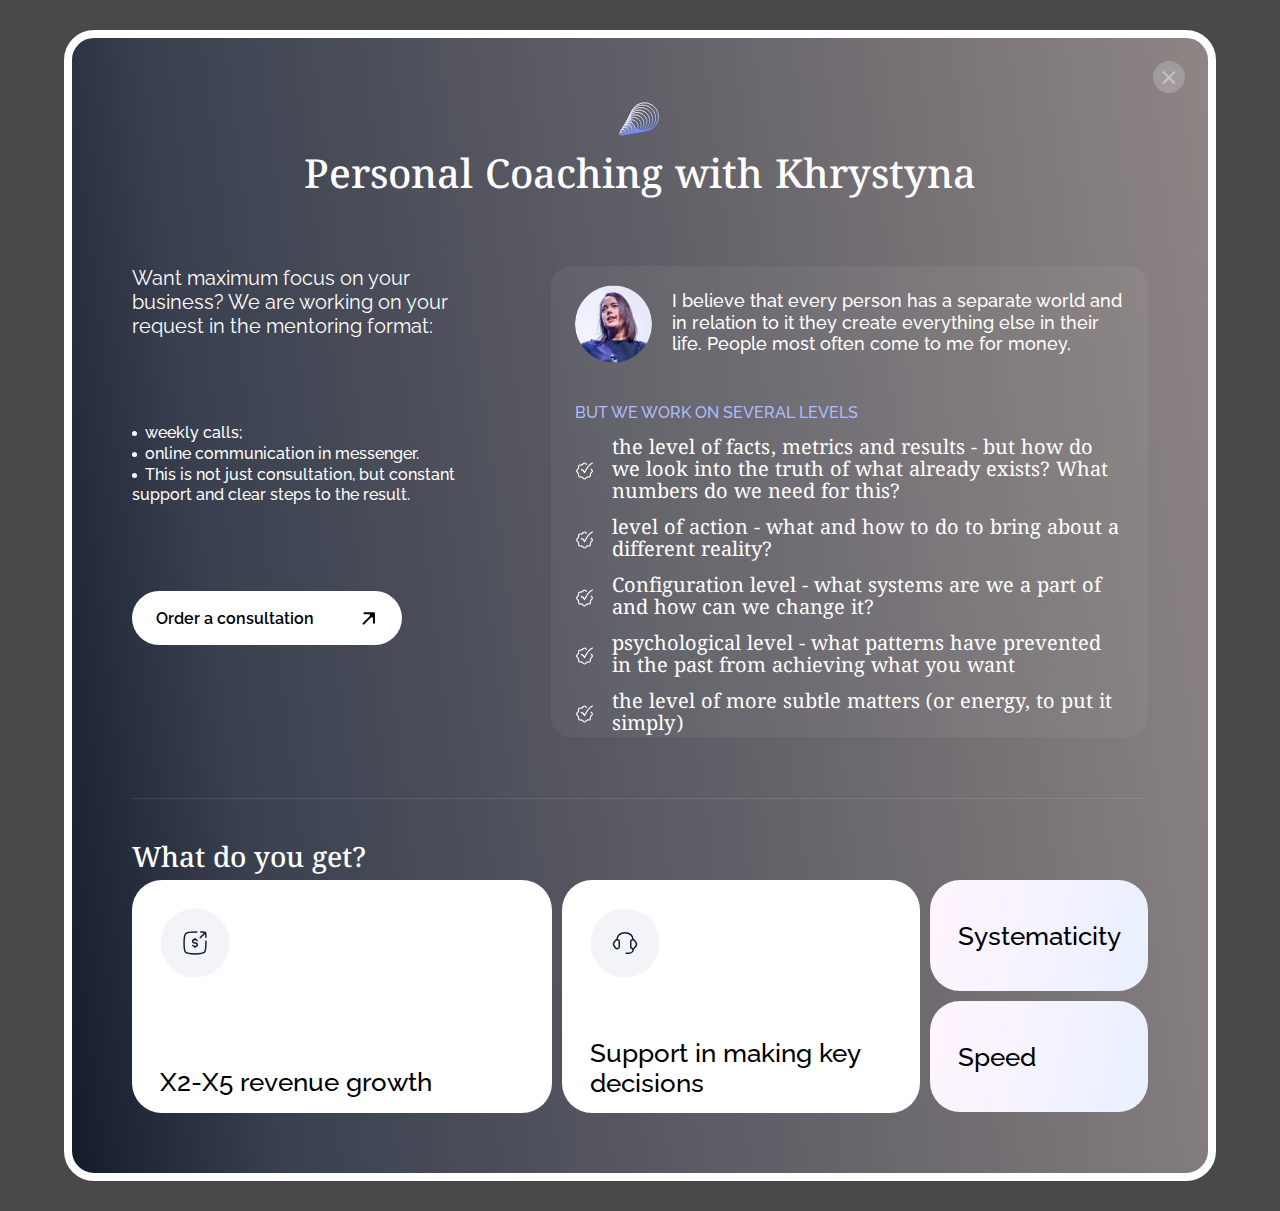
<file: modal-3-en.html>
<!DOCTYPE html>
<html lang="uk">
  <head>
    <meta charset="UTF-8" />
    <meta name="viewport" content="width=device-width, initial-scale=1.0" />
    <title>Personal Coaching with Khrystyna</title>
    <link rel="stylesheet" href="./css/styles.css" />
    <link rel="stylesheet" href="./css/product-modal.css" />
    <script src="./scripts/main.js" type="module" defer></script>
  </head>
  <body>
    <div class="modal-wrapper" id="product-modal">
      <div class="product-modal_3">
            <div class="modal-header" id="modal-header">
              <img
                src="./icons/personal-work.svg"
                alt="Personal Coaching with Khrystyna"
                class="modal-header-icon"
              />
              <h2 class="modal-title">Personal Coaching with Khrystyna</h2>
            </div>
            <a
            href="./home-en.html"
            id="close-modal"
            class="modal-close-btn"
            type="button"
            title="close"
            aria-label="close"
          >
            &times;
            </a>
            <div class="modal-body_3">
              <artcicle class="modal-card-action">
                <h3 class="card-action-title">
                Want maximum focus on your business? 
                 We are working on your request in the mentoring format:
                </h3>
                  <ul class="modal-card-list">
                      <li class="modal-card-text_3">weekly calls;</li>
                      <li class="modal-card-text_3">online communication in messenger.</li>
                      <li class="modal-card-text_3">This is not just consultation, but constant support 
                        and clear steps to the result.</li>
                  </ul>
                  <a 
                  href="#modal-header"
                  class="modal-body-btn_3 open-form-button" 
                  type="button"
                  title="Перейти"
                  aria-label="Перейти">Order a consultation
                  <img class="product-section__button--arrow" src="./icons/black-arrow.svg" alt="arrow"/>
                  </a>
              </artcicle>
              <article class="modal-card-info_3">
                <div class="card-info-container">
                    <img class="card-info-img" src="./images/imodal-image.png" alt="image">
                    <p class="modal-info-text">I believe that every person has a separate world and in relation to it
                        they create everything else in their life. People most often come to me for money, 
                    </p>
                </div>
              <h4 class="card-info-title">but we work on several levels</h4>
              <ul>
                  <li class="card-info-item">
                      <img class="card-info-badge" src="./icons/checkmark-badge-03.svg" alt="icon" />
                      <p class="card-info-text_3">the level of facts, metrics and results - but how do we 
                        look into the truth of what already exists? What numbers do we need for this?</p>
                 </li>
                  <li class="card-info-item">
                      <img class="card-info-badge" src="./icons/checkmark-badge-03.svg" alt="icon" />
                      <p class="card-info-text_3">level of action - what and how to do to bring about a different reality?</p>
                  </li>
                  <li class="card-info-item">
                      <img class="card-info-badge" src="./icons/checkmark-badge-03.svg" alt="icon" />
                      <p class="card-info-text_3">Configuration level - what systems are we a part of 
                        and how can we change it?</p> 
                  </li>
                  <li class="card-info-item">
                      <img class="card-info-badge" src="./icons/checkmark-badge-03.svg" alt="icon" />
                      <p class="card-info-text_3">psychological level - what patterns have prevented
                        in the past from achieving what you want</p>
                  </li>
                  <li class="card-info-item">
                    <img class="card-info-badge" src="./icons/checkmark-badge-03.svg" alt="icon" />
                    <p class="card-info-text_3">the level of more subtle matters (or energy, to put it simply)</p>
                </li>
              </ul>
              </article>
            </div>
            <div class="modal-footer_3">
              <h3 class="modal-footer-title">What do you get?</h3>
             <div class="footer-nav-container_3">
                <div class="modal-footer-advantages">
                  <img src="./icons/footer-advantages-1.svg" alt="icon" class="footer-advantages-img">
                  <p class="footer-advantages-text">X2-X5 revenue growth</p>
                </div>
                <div class="modal-footer-advantages_spec">
                  <img src="./icons/footer-advantages-2.svg" alt="icon" class="footer-advantages-img_spec">
                  <p class="footer-advantages-text">Support in making key decisions</p>
                </div>
                <div class="modal-footer-advantages_mini">
                  <div class="footer-advantages-mini">
                    <p class="footer-advantages-text">Systematicity</p>
                  </div>
                  <div class="footer-advantages-mini">
                    <p class="footer-advantages-text">Speed</p>
                  </div>
                </div>
             </div>  
            </div>
      </div>
    </div>

    <div class="form-wrapper hidden" id="form-wrapper">
        <div class="form-modal">
          <div class="form-img-container">
            <img
              class="form-img"
              src="./images/form-img.png"
              alt="Khrystynas photo"
            />
            <p class="img-container__text">
              On my journey, I missed the current me,<br> 
              who would take my hand and show me<br> how business 
              works and when it succeeds.
            </p>
            <p class="img-container__subtext">
              Khrystyna Didukh /
              <span class="img__subtext-accent">Founder & CEO</span>
            </p>
          </div>
          <div class="consultation-form-container">
            <h2 class="form-title">Order a consultation</h2>
            <p class="form-subtitle">Fill out the form and we will contact you.</p>
    
            <form class="consultation-form" id="consultation-form">
              <div class="form-row">
                <div class="label-input">
                  <label for="first-name">First name</label>
                  <input
                    type="text"
                    id="first-name"
                    name="firstName"
                    placeholder="mail@simmmple.com"
                    required
                  />
                </div>
                <div class="label-input">
                  <label for="last-name">Last name</label>
                  <input
                    type="text"
                    id="last-name"
                    name="lastName"
                    placeholder="Min. 8 characters"
                    required
                  />
                </div>
              </div>
    
              <div class="form-column">
                <div class="label-input">
                  <label for="phone">Phone number</label>
                  <input
                    type="tel"
                    id="phone"
                    name="phone"
                    placeholder="38 (0__) ___ __ __"
                    required
                  />
                </div>
    
                <div class="label-input">
                  <label for="email">Email</label>
                  <input
                    type="email"
                    id="email"
                    name="email"
                    placeholder="mail@simmmple.com"
                    required
                  />
                </div>
              </div>
    
              <h3 class="product-selection-title">Choose a product</h3>
              <div class="product-options">
                <label>
                  <input
                    type="radio"
                    name="product"
                    value="curriculumElements"
                    required
                  />
                  Educational Program "Elements"
                </label>
                <label>
                  <input
                    type="radio"
                    name="product"
                    value="businesConsulting"
                  />
                  Business consulting
                </label>
                <label>
                  <input type="radio" name="product" value="producing&launch" />
                  Production & Launch of Info Products
                </label>
                <label>
                  <input type="radio" name="product" value="personalWork" />
                  Personal Coaching with Khrystyna
                </label>
              </div>
    
              <button type="submit" class="submit-button">
               Order a consultation
                <img
                  src="./icons/black-arrow.svg"
                  alt="icon"
                  class="submit-button-img"
                />
              </button>
            </form>
          </div>
          <button class="close-form" type="button">&times;</button>
        </div>
       </div>
    <script src="./scripts/formToggleModal.js"></script>
    <script src="./scripts/formValidation.js"></script>
  </body>
</html>
</file>
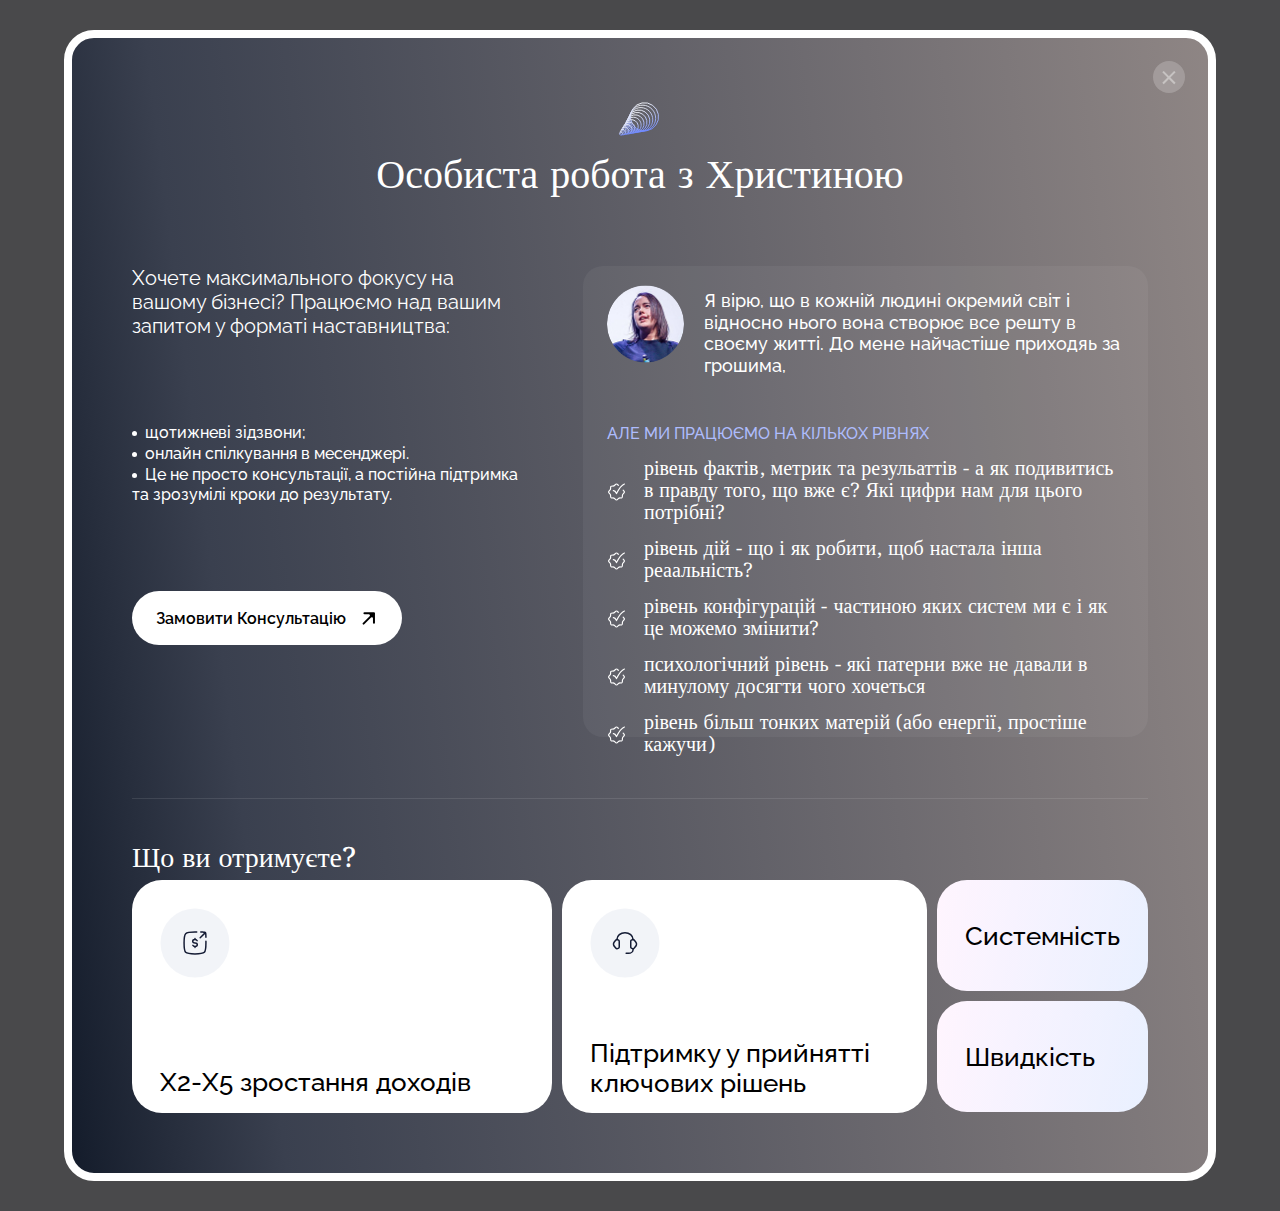
<file: product-modal-3.html>
<!DOCTYPE html>
<html lang="uk">
  <head>
    <meta charset="UTF-8" />
    <meta name="viewport" content="width=device-width, initial-scale=1.0" />
    <title>Особиста робота з Христиною</title>
    <link rel="stylesheet" href="./css/styles.css" />
    <link rel="stylesheet" href="./css/product-modal.css" />
    <script src="./scripts/main.js" type="module" defer></script>
  </head>
  <body>
    <div class="modal-wrapper" id="product-modal">
      <div class="product-modal_3">
            <div class="modal-header" id="modal-header">
              <img
                src="./icons/personal-work.svg"
                alt="Особиста робота з Христиною"
                class="modal-header-icon"
              />
              <h2 class="modal-title">Особиста робота з Христиною</h2>
            </div>
            <a
            href="./index.html"
            id="close-modal"
            class="modal-close-btn"
            type="button"
            title="закрити"
            aria-label="закрити"
          >
            &times;
            </a>
            <div class="modal-body_3">
              <artcicle class="modal-card-action">
                <h3 class="card-action-title">
                    Хочете максимального фокусу на вашому бізнесі? 
                    Працюємо над вашим запитом у форматі наставництва:
                </h3>
                  <ul class="modal-card-list">
                      <li class="modal-card-text_3">щотижневі зідзвони;</li>
                      <li class="modal-card-text_3">онлайн спілкування в месенджері.</li>
                      <li class="modal-card-text_3">Це не просто консультації, а постійна підтримка 
                        та зрозумілі кроки до результату.</li>
                  </ul>
                  <button
                  class="modal-body-btn_3 open-form-button" 
                  type="button"
                  title="Перейти"
                  aria-label="Перейти">Замовити Консультацію
                  <img class="product-section__button--arrow" src="./icons/black-arrow.svg" alt="arrow"/>
                  </button>
              </artcicle>
              <article class="modal-card-info_3">
                <div class="card-info-container">
                    <img class="card-info-img" src="./images/imodal-image.png" alt="image">
                    <p class="modal-info-text">Я вірю, що в кожній людині окремий світ і відносно нього
                        вона створює все решту в своєму житті. До мене найчастіше приходяь за грошима, 
                    </p>
                </div>
              <h4 class="card-info-title">але ми працюємо на кількох рівнях</h4>
              <ul>
                  <li class="card-info-item">
                      <img class="card-info-badge" src="./icons/checkmark-badge-03.svg" alt="icon" />
                      <p class="card-info-text_3">рівень фактів, метрик та резульаттів - а як подивитись
                         в правду того, що вже є? Які цифри нам для цього потрібні?</p>
                 </li>
                  <li class="card-info-item">
                      <img class="card-info-badge" src="./icons/checkmark-badge-03.svg" alt="icon" />
                      <p class="card-info-text_3">рівень дій - що і як робити, щоб настала інша реаальність?</p>
                  </li>
                  <li class="card-info-item">
                      <img class="card-info-badge" src="./icons/checkmark-badge-03.svg" alt="icon" />
                      <p class="card-info-text_3">рівень конфігурацій - частиною яких систем ми 
                        є і як це можемо змінити?</p> 
                  </li>
                  <li class="card-info-item">
                      <img class="card-info-badge" src="./icons/checkmark-badge-03.svg" alt="icon" />
                      <p class="card-info-text_3">психологічний рівень - які патерни вже не давали
                         в минулому досягти чого хочеться</p>
                  </li>
                  <li class="card-info-item">
                    <img class="card-info-badge" src="./icons/checkmark-badge-03.svg" alt="icon" />
                    <p class="card-info-text_3">рівень більш тонких матерій (або енергії, простіше кажучи)</p>
                </li>
              </ul>
              </article>
            </div>
            <div class="modal-footer_3">
              <h3 class="modal-footer-title">Що ви отримуєте?</h3>
             <div class="footer-nav-container_3">
                <div class="modal-footer-advantages">
                  <img src="./icons/footer-advantages-1.svg" alt="icon" class="footer-advantages-img">
                  <p class="footer-advantages-text">X2-X5 зростання доходів</p>
                </div>
                <div class="modal-footer-advantages_spec">
                  <img src="./icons/footer-advantages-2.svg" alt="icon" class="footer-advantages-img_spec">
                  <p class="footer-advantages-text">Підтримку у прийнятті ключових рішень</p>
                </div>
                <div class="modal-footer-advantages_mini">
                  <div class="footer-advantages-mini">
                    <p class="footer-advantages-text">Системність</p>
                  </div>
                  <div class="footer-advantages-mini">
                    <p class="footer-advantages-text">Швидкість</p>
                  </div>
                </div>
             </div>  
            </div>
      </div>
    </div>

    <div class="form-wrapper hidden" id="form-wrapper">
      <div class="form-modal">
          <div class="form-img-container">
              <img class="form-img" src="./images/form-img.png" alt="фото Христини">
              <p class="img-container__text">
                  На моєму шляху мені не вистачало мене<br> теперішньої, 
                  яка взяла б за руку та показала<br> як працює бізнес, та коли він вдається
              </p>
              <p class="img-container__subtext">Христина Дідух / <span class="img__subtext-accent">Founder & CEO</span></p>
          </div>
          <div class="consultation-form-container">
              <h2 class="form-title">Замовити консультацію</h2>
              <p class="form-subtitle">Заповніть форму і ми з вами зв'яжемось</p>
          
              <form class="consultation-form" id="consultation-form">
                  <div class="form-row">
                     <div class="label-input">
                       <label for="first-name">Ім'я</label>
                       <input type="text" id="first-name" name="first-name" placeholder="mail@simmmple.com" required>
                     </div>
                      <div class="label-input">
                       <label for="last-name">Прізвище</label>
                       <input type="text" id="last-name" name="last-name" placeholder="Min. 8 characters" required>
                      </div>
                  </div>
          
                 <div class="form-column">
                   <div class="label-input">
                      <label for="phone">Номер телефону</label>
                      <input type="tel" id="phone" name="phone" placeholder="38 (0__) ___ __ __" required>
                   </div>
          
                  <div class="label-input">
                      <label for="email">Email</label>
                      <input type="email" id="email" name="email" placeholder="mail@simmmple.com" required>
                  </div>
                 </div>
          
                  <h3 class="product-selection-title">Оберіть продукт</h3>
                  <div class="product-options">
                      <label>
                          <input type="radio" name="product" value="elements" required>
                          Навчальна програма "Елементи"
                      </label>
                      <label>
                          <input type="radio" name="product" value="business-consulting">
                          Бізнес-консалтинг
                      </label>
                      <label>
                          <input type="radio" name="product" value="product-launch">
                          Продюсування та запуск інфопродуктів
                      </label>
                      <label>
                          <input type="radio" name="product" value="personal-work">
                          Особиста робота з Христиною
                      </label>
                  </div>
          
                  <button type="submit" class="submit-button">Замовити консультацію
                      <img src="./icons/black-arrow.svg" alt="icon" class="submit-button-img">
                  </button>
              </form>
          </div>
          <button class="close-form" type="button">&times;</button>
      </div>
    </div>
    <script src="./scripts/formToggleModal.js"></script>
    <script src="./scripts/formValidation.js"></script>
  </body>
</html>
</file>
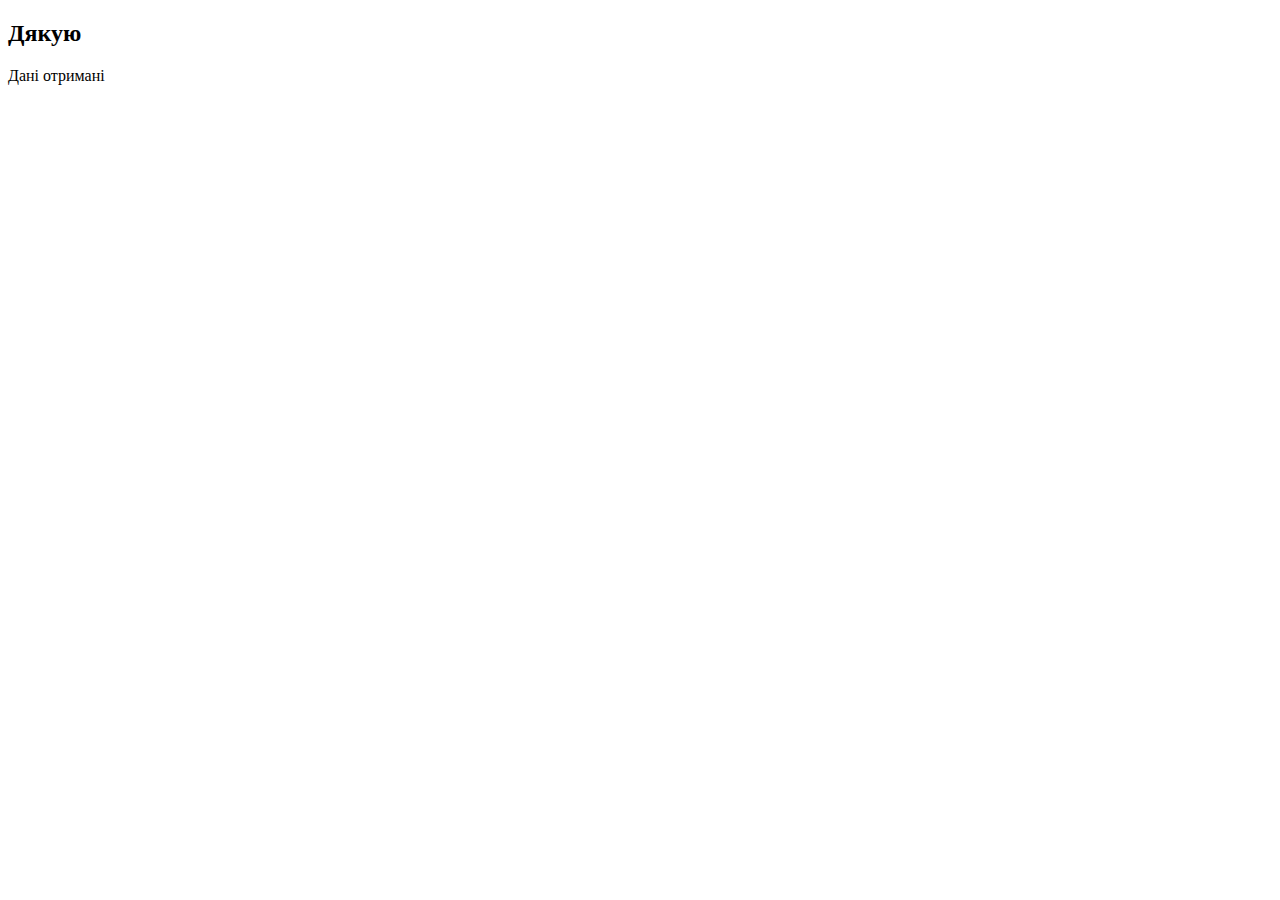
<file: thankyou-page.html>
<!DOCTYPE html>
<html lang="uk">
<head>
    <meta charset="UTF-8">
    <meta name="viewport" content="width=device-width, initial-scale=1.0">
    <title>Thank you</title>
</head>
<body>
    <div class="thankyou-text">
        <h2>Дякую</h2>
        <p>Дані отримані</p>
    </div>
</body>
</html>
</file>
<file: css/styles.css>
@font-face {
  font-family: "Noto Serif Gujarati";
  src: url("../fonts/NotoSerifGujarati-Regular.woff2") format("woff2");
  font-weight: 400;
  font-style: normal;
  font-display: swap;
}

@font-face {
  font-family: "Noto Serif Gujarati";
  src: url("../fonts/NotoSerifGujarati-Medium.woff2") format("woff2");
  font-weight: 500;
  font-style: normal;
  font-display: swap;
}

@font-face {
  font-family: "Noto Serif Gujarati";
  src: url("../fonts/NotoSerifGujarati-SemiBold.woff2") format("woff2");
  font-weight: 600;
  font-style: normal;
  font-display: swap;
}

@font-face {
  font-family: "Raleway";
  src: url("../fonts/Raleway-Regular.woff2") format("woff2");
  font-weight: 400;
  font-style: normal;
  font-display: swap;
}

@font-face {
  font-family: "Raleway";
  src: url("../fonts/Raleway-Medium.woff2") format("woff2");
  font-weight: 500;
  font-style: normal;
  font-display: swap;
}

@font-face {
  font-family: "Raleway";
  src: url("../fonts/Raleway-SemiBold.woff2") format("woff2");
  font-weight: 600;
  font-style: normal;
  font-display: swap;
}

:root {
  --color-light: rgba(255, 255, 255, 1);
  --color-primary-light: rgba(244, 245, 251, 1);
  --color-secondary-light: rgba(244, 246, 250, 1);
  --color-dropdown-light: rgba(243, 246, 255, 1);

  --color-main-light: #d9d9d9;
  --color-active-light: #f3f6ff;
  --color-input-border: #dfe3ee;

  --color-secondary-dark: rgba(88, 92, 98, 1);

  --color-choise-blue: #374365;
  --color-active-blue: #6279e5;
  --color-card-accent: #aebcfd;
  --color-accent: rgba(98, 121, 229, 1);

  --color-dark: #000000;
  --color-red: red;

  --font-family-primary: "Noto Serif Gujarati", serif;
  --font-family-secondary: "Raleway", sans-serif;
}

*,
*::before,
*::after {
  box-sizing: border-box;
}

html {
  scroll-behavior: smooth;
}

body {
  color: var(--color-dark);
  background-color: var(--color-primary-light);
  font-family: var(--font-family-primary);
  font-weight: 500;
  font-size: 24px;
  -webkit-font-smoothing: antialiased;
  margin: 0;
  padding: 0;
  overflow-x: hidden;
}

.container {
  width: 100%;
  max-width: 1434px;
  margin: 0 auto;
  padding: 0;
}

@media screen and (min-width: 481px) and (max-width: 1280px) {
  .container {
    width: 100%;
    max-width: 1280px;
    margin: 0 auto;
    padding: 0;
  }
}

@media screen and (max-width: 480px) {
  .container {
    width: 100%;
    margin: 0 auto;
    padding: 0;
  }
}

h1,
h2,
h3,
h4,
h5,
h6,
p {
  margin-block: 0;
}

a {
  display: inline-block;
  text-decoration: none;
}

ul {
  margin: 0;
  padding: 0;
  list-style-type: none;
}

a,
button,
label,
input,
textarea,
select,
svg * {
  cursor: pointer;
  transition-duration: 0.3s;
}

.hidden {
  display: none;
}

.sections-title-container {
  display: flex;
  justify-content: space-between;
}

.spec-section-container {
  margin-inline: 140px;
}

@media screen and (min-width: 481px) and (max-width: 1280px) {
  .spec-section-container {
    margin-inline: 60px;
  }
}

@media screen and (max-width: 480px) {
  .spec-section-container {
    margin-inline: 20px;
  }
}

.sections-title-icon {
  width: 40px;
  height: 40px;
}

/* header */

.header {
  padding-block: 20px;
  padding-inline: 60px;
  background-color: transparent;
  position: absolute;
  z-index: 1000;
  height: 77px;
  width: 100%;
  margin: auto;
  border-radius: 5px;
  border-bottom-width: 1px;
  border-bottom-style: solid;
  border-image-source: linear-gradient(
    90deg,
    rgba(255, 255, 255, 0) 0%,
    rgba(255, 255, 255, 0.2) 47.72%,
    rgba(255, 255, 255, 0) 100%
  );
  border-image-slice: 1;
  transition: background-color 0.3s ease;
}

@media screen and (max-width: 480px) {
  .header {
    padding-block: 16px 10px;
    padding-inline: 20px;
    background-color: transparent;
    position: absolute;
    z-index: 1000;
    height: 68px;
    width: 100%;
    margin: auto;
    border-radius: 5px;
    border-bottom-width: 1px;
    border-bottom-style: solid;
    border-image-source: linear-gradient(
      90deg,
      rgba(255, 255, 255, 0) 0%,
      rgba(255, 255, 255, 0.2) 47.72%,
      rgba(255, 255, 255, 0) 100%
    );
    border-image-slice: 1;
    transition: background-color 0.3s ease;
  }
}

.header.sticky {
  position: sticky;
  top: 0;
  width: 100%;
  background-color: rgba(0, 0, 0, 0.5);
  -webkit-backdrop-filter: blur(3200px);
  backdrop-filter: blur(3200px);
}

@media screen and (max-width: 480px) {
  .header.sticky {
    position: sticky;
    top: 0;
    width: 100%;
  }
}

.header__container {
  display: flex;
  align-items: center;
  justify-content: space-between;
}

@media screen and (max-width: 480px) {
  .header__container {
    align-items: start;
  }
}

@media screen and (max-width: 480px) {
  .header__nav-logo {
    width: 111px;
    height: 37px;
    margin-block-end: 15px;
  }
}

.mobile-hidden {
  display: flex;
  align-items: center;
  justify-content: space-between;
  width: 100%;
}

@media screen and (max-width: 480px) {
  .mobile-hidden {
    display: none;
  }
}

.header__nav--left {
  display: flex;
  align-items: center;
  justify-content: space-between;
  gap: 16px;
  max-width: 367px;
  padding-left: 32px;
  margin-block-start: -15px;
}

.header__nav--right {
  display: flex;
  align-items: center;
  justify-content: space-between;
  gap: 20px;
  max-width: 339px;
  padding-block-end: 17px;
  margin-inline-end: 20px;
  position: relative;
}

.header__nav--right-inst {
  position: absolute;
  top: 7px;
  right: 310px;
  height: 24px;
  width: 24px;
}

.header__nav--right-inst:hover {
  filter: brightness(0) invert(0.7);
  transform: scale(1.2);
}
.header__nav--right-social:hover {
  filter: brightness(0) invert(0.7);
  transform: scale(1.2);
}

.header__products--dropdown {
  display: inline-flex;
  cursor: pointer;
  position: relative;
}

.header__products--list {
  display: none;
  background-color: var(--color-light);
  border: 1px solid rgba(0, 0, 0, 0.08);
  border-radius: 5px;
  max-height: 224px;
  min-width: 351px;
  padding-inline: 5px;
  cursor: pointer;
  position: absolute;
  top: 60px;
  left: 184px;
}

.header__products--option {
  display: flex;
  align-items: center;
  gap: 12px;
  height: 56px;
  position: relative;
}

.header__products--option:hover {
  background-color: var(--color-dropdown-light);
}

.header__products--option::after {
  content: "";
  position: absolute;
  left: 0;
  right: 0;
  height: 1px;
  bottom: 0;
  background-color: rgba(85, 107, 167, 0.25);
}

.header__products--option:nth-child(4)::after {
  display: none;
}

.product-link {
  font-family: var(--font-family-primary);
  font-size: 16px;
  font-weight: 500;
  color: rgba(38, 41, 51, 1);
}

.product-icon {
  height: 40px;
  width: 40px;
}

.header__nav--left-link {
  display: inline-block;
  position: relative;
  font-family: var(--font-family-secondary);
  font-size: 14px;
  font-weight: 400;
  color: var(--color-light);
}

.header__nav--left-link::before {
  content: "";
  display: inline-block;
  width: 5px;
  height: 5px;
  background-color: currentColor;
  border-radius: 50%;
  margin-right: 8px;
  vertical-align: middle;
}

.header__nav--button-arrow-left {
  position: absolute;
  top: -2px;
  left: 80px;
  width: 20px;
  height: 20px;
  filter: brightness(0) invert(1);
  transition: filter 0.3s ease;
}

.header__nav-logo:hover {
  filter: brightness(0) invert(0.7);
}

.header__nav--left-link:hover {
  color: rgba(255, 255, 255, 0.7);
}

.header__products--dropdown:hover {
  filter: brightness(0) invert(0.7);
}

.header__right-btn:hover .header__nav--button-en {
  display: flex;
}

.header__right-btn:hover .header__nav--button-ua {
  display: none;
}

.header__nav--button-ua {
  display: flex;
  align-items: center;
  justify-content: center;
  gap: 7px;
  background-color: rgba(255, 255, 255, 0.1);
  border: 1px solid rgba(255, 255, 255, 0.2);
  border-radius: 12px;
  height: 40px;
  min-width: 102px;
  font-size: 14px;
  font-weight: 400;
  color: var(--color-light);
}

.header__nav--button-img {
  height: 15px;
  width: 20px;
}

.header__nav--button-arrow-down {
  height: 16px;
  width: 16px;
}

.header__nav--button-arrow-down-en {
  height: 16px;
  width: 16px;
  filter: invert(1);
}

.header__nav--button-en {
  display: none;
  align-items: center;
  justify-content: center;
  gap: 7px;
  background-color: var(--color-light);
  border: 1px solid rgba(255, 255, 255, 0.2);
  border-radius: 12px;
  height: 40px;
  min-width: 102px;
  padding-inline-start: 18px;
  font-size: 14px;
  font-weight: 400;
  color: var(--color-dark);
}

.header__nav--button {
  display: flex;
  align-items: center;
  justify-content: center;
  gap: 8px;
  background-color: var(--color-light);
  height: 40px;
  min-width: 133px;
  border: none;
  border-radius: 44px;
  font-family: var(--font-family-secondary);
  font-size: 14px;
  font-weight: 600;
  color: var(--color-dark);
  cursor: pointer;
}

.header__nav--arrow {
  height: 20px;
  width: 20px;
}

.header__nav--button-en .header__nav--arrow {
  filter: invert(1);
}

.header__nav--button:hover {
  background-color: var(--color-dark);
  color: var(--color-light);
}

.header__nav--button:active {
  background-color: var(--color-dark);
  color: var(--color-light);
}

.header__nav--button:hover .header__nav--arrow {
  filter: invert(1);
  transform: rotate(45deg);
}

.header__nav--button:active .header__nav--arrow {
  filter: invert(1);
  transform: rotate(45deg);
}

.visible-mobile {
  display: none;
}

@media screen and (max-width: 480px) {
  .visible-mobile {
    display: flex;
    align-items: center;
    gap: 6px;
    margin-block-end: 15px;
  }
}

.header__burger-button {
  background-color: rgba(255, 255, 255, 0.1);
  height: 40px;
  width: 40px;
  border: none;
  border-radius: 50%;
  padding: 10px;
}

.header__nav-logo:active {
  filter: brightness(0) invert(0.7);
}

.header__mobile-button {
  border-radius: 50%;
  border: none;
  background-color: var(--color-light);
  height: 40px;
  width: 40px;
  cursor: pointer;
  transition: all 0.3s ease;
  padding: 5px;
  text-align: center;
}

.mobile__menu {
  display: none;
}

@media screen and (max-width: 480px) {
  .mobile__menu {
    display: block;
    position: fixed;
    top: 0;
    left: 0;
    height: 100dvh;
    width: 95%;
    background-color: var(--color-light);
    border: none;
    border-top-right-radius: 20px;
    border-bottom-right-radius: 20px;
    z-index: 1001;
    transform: translateX(-100%);
    transition: transform 0.5s ease;
  }

  .is-open {
    transform: translateX(0);
  }

  .burger-title {
    display: flex;
    align-items: center;
    justify-content: space-between;
    width: 296px;
    margin-inline: auto 10px;
    margin-block: 16px 28px;
  }

  .mobile-logo {
    height: 37px;
    width: 111px;
    filter: invert(1);
  }

  .close-menu {
    display: flex;
    align-items: center;
    justify-content: center;
    height: 40px;
    width: 40px;
    border: none;
    border-radius: 50%;
    background-color: rgba(243, 246, 255, 1);
    font-size: 20px;
    color: var(--color-dark);
  }

  .mobile-product {
    margin-inline: 20px;
    margin-block-end: 35px;
  }

  .mobile-product-link {
    display: flex;
    align-items: center;
    justify-content: space-between;
    font-family: var(--font-family-secondary);
    font-size: 16px;
    font-weight: 500;
    color: var(--color-dark);
    margin-block-end: 28px;
    position: relative;
  }

  .link-title {
    font-family: var(--font-family-primary);
    font-size: 14px;
    font-weight: 500;
    color: rgba(104, 117, 178, 1);
    margin-block-end: 14px;
  }

  .mobile-product-link::after {
    content: "";
    position: absolute;
    bottom: -14px;
    left: 0;
    right: 0;
    height: 1px;
    background-color: rgba(85, 107, 167, 0.25);
  }

  .mobile-product-link:last-of-type:after {
    display: none;
  }

  .product-link-title {
    position: relative;
  }

  .product-link-title::after {
    content: "";
    position: absolute;
    bottom: -14px;
    left: 0;
    right: 0;
    height: 1px;
    background-color: rgba(85, 107, 167, 0.25);
  }

  .product-action-container {
    height: 168px;
    width: 95%;
    border-radius: 24px;
    background: linear-gradient(
      262.91deg,
      #b2a39b -35.4%,
      #3a404f 83.17%,
      #141c2b 100%
    );
    margin-inline: auto;
    padding: 20px;
    margin-block-end: 20px;
  }

  .mobile-button {
    justify-content: center;
    margin-block-end: 48px;
  }

  .mobile-action-btn {
    display: flex;
    align-items: center;
    gap: 8px;
  }

  .action-text {
    font-family: var(--font-family-primary);
    font-size: 14px;
    font-weight: 500;
    color: rgba(255, 255, 255, 0.7);
    margin-inline-end: 36px;
  }

  .mobile-button-ua {
    display: flex;
    align-items: center;
    justify-content: center;
    gap: 7px;
    background-color: var(--color-light);
    border: 1px solid rgba(255, 255, 255, 0.2);
    border-radius: 12px;
    height: 32px;
    width: 67px;
    font-size: 14px;
    font-weight: 400;
    color: var(--color-dark);
  }

  .mobile-button-en {
    display: flex;
    align-items: center;
    justify-content: center;
    gap: 7px;
    background-color: rgba(255, 255, 255, 0.1);
    border: 1px solid rgba(255, 255, 255, 0.2);
    border-radius: 12px;
    height: 32px;
    width: 67px;
    font-size: 14px;
    font-weight: 400;
    color: var(--color-light);
  }

  .mobile-soc1al {
    display: flex;
    align-items: center;
    justify-content: center;
    gap: 20px;
  }

  .mobile-social {
    filter: invert(1);
  }
}

/* hero section */

.hero-section {
  padding-block-start: 0;
  padding-inline: 4px;
  background-color: var(--color-primary-ligh);
}

@media screen and (max-width: 480px) {
  .hero-section {
    padding-block-start: 4px;
    padding-inline: 4px;
  }
}

.hero-section__button {
  display: flex;
  align-items: center;
  justify-content: center;
  min-height: 54px;
  max-width: 249px;
  width: 100%;
  border: none;
  background-color: var(--color-dark);
  font-family: var(--font-family-primary);
  font-weight: 500;
  font-size: 16px;
  color: var(--color-primary-light);
  border-radius: 44px;
  padding: 16px 24px;
  /* margin: -57px 409px 92px 57px; */
  margin-inline-start: 87px;
  transition: background-color 0.3s ease, color 0.3s ease;
  cursor: pointer;
}

.hero-section__button--arrow {
  filter: invert(1);
  height: 24px;
  width: 24px;
  margin-left: 10px;
  transition: filter 0.3s ease, transform 0.3s ease;
}

@media screen and (min-width: 441px) and (max-width: 1280px) {
  .hero-section__button {
    max-width: 249px;
    width: 100%;
    margin-inline-start: 61px;
  }
} 

@media screen and (max-width: 480px) {
  .hero-section__button {
    max-width: 335px;
    width: 95%;
    margin-inline: auto;
    margin-block: 10px;
  }
}

.hero-section__button:hover {
  background-color: var(--color-primary-light);
  color: var(--color-dark);
  border: none;
}

.hero-section__button:hover .hero-section__button--arrow {
  filter: invert(0);
  transform: rotate(45deg);
}

.hero-section__button:active {
  background-color: var(--color-primary-light);
  color: var(--color-dark);
  border: none;
}

.hero-section__button:active .hero-section__button--arrow {
  filter: invert(0);
  transform: rotate(45deg);
}

.hero-section__container {
  display: flex;
  gap: 4px;
  height: 540px;
}

@media screen and (max-width: 480px) {
  .hero-section__container {
    flex-direction: column;
    height: 804px;
  }
}

.hero-section__wraper {
  height: 540px;
  width: 50%;
  max-width: clamp(367px, 50vw + 10px, 715px);
  flex: 1;
  background: linear-gradient(
    262.91deg,
    #b2a39b -35.4%,
    #3a404f 83.17%,
    #141c2b 100%
  );
  border-radius: 24px;
}

@media screen and (max-width: 480px) {
  .hero-section__wraper {
    width: 100%;
    max-width: none;
    height: 400px;
  }
}

.hero-section__title {
  font-family: var(--font-family-primary);
  font-weight: 500;
  font-size: 52px;
  color: rgba(255, 255, 255, 0.7);
  line-height: 1;
  margin-block-start: 128px;
  margin-inline: 87px 106px;
 }


@media screen and (min-width: 1144px) and (max-width: 1280px) {
  .hero-section__title {
    font-size: 52px;
    margin-block-start: 115px;
    margin-inline: 61px 67px;
  }
}

@media screen and (min-width: 871px) and (max-width: 1143px) {
  .hero-section__title {
    font-size: 48px;
    margin-block-start: 115px;
    margin-inline: 61px 67px;
  }
}

@media screen and (min-width: 481px) and (max-width: 870px) {
  .hero-section__title {
    font-size: 44px;
    margin-block-start: 115px;
    margin-inline: 61px 67px;
  }
}

@media screen and (max-width: 480px) {
  .hero-section__title {
    font-size: 32px;
    color: rgba(255, 255, 255, 0.7);
    line-height: 1.1;
    margin-block-start: 90px;
    margin-inline: 16px;
  }
}

.hero-section__title--highlight {
  display: block;
  background: linear-gradient(
    347deg,
    #b2a39b -35.4%,
    #3a404f 83.17%,
    #141c2b 100%
  );
  filter: blur(0.2px);
  color: var(--color-primary-light);
  height: 60px;
  max-width: 400px;
  border-radius: 5px;
  white-space: nowrap;
}

@media screen and (max-width: 480px) {
  .hero-section__title--highlight {
    height: 39px;
    max-width: 244px;
  }
}

.hero-section__title::after {
  content: "";
  display: inline-block;
  background-image: url(../icons/cursor-magic.svg);
  width: 20px;
  height: 20px;
  background-size: contain;
  background-repeat: no-repeat;
  position: relative;
  bottom: 28px;
  right: -400px;
}

@media screen and (max-width: 480px) {
  .hero-section__title::after {
    bottom: 13px;
    right: -240px;
  }
}

.hero-section__image {
  height: 540px;
  width: 50%;
  max-width: clamp(367px, 50vw + 10px, 715px);
  flex: 1;
  border-radius: 24px;
  object-fit: cover;
}

@media screen and (max-width: 480px) {
  .hero-section__image {
    width: 100%;
    max-width: none;
    height: 400px;
    object-fit: cover;
  }
}

.hero-section__list {
  display: flex;
  align-items: center;
  justify-content: space-between;
  flex-wrap: nowrap;
  gap: 12px;
  margin-top: 12px;
  margin-bottom: 140px;
}

.hero-section__item {
  display: flex;
  height: 170px;
  max-width: 350px;
  width: calc(100% / 4);
}

@media screen and (max-width: 480px) {
  .hero-section__item {
    display: flex;
    height: 200px;
    max-width: 48%;
    width: calc(100% / 2);
  }
}

.hero-section__card {
  background-color: var(--color-light);
  height: 100%;
  width: 100%;
  padding: 22px;
  border-radius: 30px;
  box-sizing: border-box;
}

@media screen and (min-width: 481px) and (max-width: 1060px) {
  .hero-section__card {
    padding: 20px;
  }
}

@media screen and (max-width: 480px) {
  .hero-section__card {
    padding: 20px;
  }

  .hero-section__list {
    justify-content: space-around;
    flex-wrap: wrap;
    gap: 8px;
    margin-block-end: 80px;
  }
}

.hero-section__item-image {
  height: 36px;
  width: 36px;
  margin-block-end: 38px;
}

@media screen and (max-width: 480px) {
  .hero-section__item-image {
    height: 46px;
    width: 46px;
    margin-block-end: 45px;
  }
}

.hero-section__item-text {
  font-family: var(--font-family-secondary);
  font-weight: 500;
  font-size: 20px;
}

@media screen and (min-width: 481px) and (max-width: 1060px){
  .hero-section__item-text {
    font-size: 18px;
  }
}

@media screen and (max-width: 480px) {
  .hero-section__item-text {
    font-family: var(--font-family-secondary);
    font-weight: 500;
    font-size: 16px;
    line-height: 1.2;
  }
}

/* Expert section */

.expert-section__container {
  display: flex;
  margin-block-end: 32px;
}

.expert-section__container-img {
  width: calc(100% / 3);
  max-width: 480px;
}

.expert-section__text {
  display: flex;
  justify-content: space-around;
  margin-inline-start: 60px;
  margin-block-end: 80px;
}

@media screen and (max-width: 480px) {
  .expert-section__text {
    display: flex;
    flex-direction: column;
    align-items: center;
    margin-inline: 20px;
    margin-block-end: 40px;
  }
}

.expert-section__text-about {
  font-family: var(--font-family-primary);
  font-size: 18px;
  font-weight: 500;
  color: var(--color-dark);
  max-width: 410px;
}

@media screen and (max-width: 480px) {
  .expert-section__text-about {
    font-family: var(--font-family-primary);
    font-size: 16px;
    font-weight: 500;
    color: var(--color-dark);
    max-width: 410px;
    margin-block-end: 20px;
  }
}

.expert-section__text-accent {
  color: var(--color-accent);
}

.expert-section__list {
  padding: 0;
  margin-inline: 60px 80px;
}

@media screen and (max-width: 480px) {
  .expert-section__list {
    padding: 0;
    margin: 0;
  }
}

.expert-section__item {
  display: flex;
  align-items: center;
  gap: 16px;
  margin-block-end: 48px;
  position: relative;
}

.expert-section__item::after {
  content: "";
  position: absolute;
  left: 0;
  right: 0;
  bottom: -24px;
  height: 1px;
  background-color: rgba(85, 107, 167, 0.25);
}

.expert-section__item:last-child::after {
  display: none;
}

.expert-section__item-icon {
  width: 40px;
  height: 40px;
}

@media screen and (max-width: 480px) {
  .expert-section__item-icon {
    width: 40px;
    height: 40px;
  }
}

.expert-section__list--text {
  font-family: var(--font-family-secondary);
  font-size: 20px;
  font-weight: 500;
  color: var(--color-dark);
  margin: 0;
}

@media screen and (max-width: 480px) {
  .expert-section__list--text {
    font-family: var(--font-family-secondary);
    font-size: 20px;
    font-weight: 500;
    color: var(--color-dark);
    line-height: 1.3;
    margin: 0;
  }
}

/* Publication section */

.publication-section {
  display: flex;
  flex-direction: row;
  justify-content: space-between;
  padding-inline: 140px;
  margin-block-end: 140px;
}

@media screen and (min-width: 481px) and (max-width: 1280px) {
  .publication-section {
    padding-inline: 60px;
    margin-block-end: 80px;
  }
}

@media screen and (max-width: 480px) {
  .publication-section {
    flex-direction: column;
    padding-inline: 20px;
  }
}

.publication-title {
  font-family: var(--font-family-secondary);
  font-size: 18px;
  font-weight: 500;
  color: var(--color-dark);
  white-space: nowrap;
}

@media screen and (max-width: 480px) {
  .publication-title {
    font-size: 16px;
    font-weight: 400;
    margin-block-end: 20px;
  }
}

.publication-row {
  display: flex;
}

.publication-card {
  height: 172px;
  max-width: 172px;
  width: 25%;
  padding: 16px;
  transition: transform 0.3s;
}

.publication-card:hover {
  background-color: var(--color-light);
  transform: scale(1.05); 
  box-shadow: 0 4px 12px rgba(0, 0, 0, 0.1);
}

.publication-card:active {
  background-color: var(--color-light);
  transform: scale(1.05); 
  box-shadow: 0 4px 12px rgba(0, 0, 0, 0.1);
}

@media screen and (max-width: 480px) {
  .publication-card {
    height: 100px;
    width: 25%;
    padding: 12px;
  }
}

.publication-img {
  width: 100%;
  margin-block-end: 38px;
}

.publication-img.last-image {
  margin-block-end: 28px;
}

@media screen and (max-width: 480px){
  .publication-img {
    width: 100%;
    margin-block-end: 28px;
  }
}

@media screen and (max-width: 480px){
  .publication-logo {
    max-height: 12px;
    max-width: 60px;
    margin-block-end: 48px;
  }
}

/* Partners section */

@media screen and (max-width: 480px) {
  .spec-section-container {
    margin-inline: 20px;
  }
}

.partners-section__title {
  font-family: var(--font-family-primary);
  font-size: 44px;
  font-weight: 500;
  color: var(--color-dark);
  margin-block-end: 24px;
}

@media screen and (max-width: 480px) {
  .partners-section__title {
    font-size: 32px;
    line-height: 1.1;
    max-width: 244px;
  }
}

.partners-section__subtitle {
  font-family: var(--font-family-secondary);
  font-size: 18px;
  font-weight: 500;
  color: var(--color-secondary-dark);
  margin-inline-start: 140px;
  margin-block-end: 63px;
  width: 60%;
  max-width: 812px;
}

@media screen and (min-width: 481px) and (max-width: 1280px) {
  .partners-section__subtitle {
    margin-inline-start: 60px;
  }
}

@media screen and (max-width: 480px) {
  .partners-section__subtitle {
    font-size: 16px;
    font-weight: 400;
    margin-inline-start: 20px;
    width: 315px;
    line-height: 1.4;
    margin-block-end: 40px;
  }
}

.scrolling-container {
  display: flex;
  gap: 16px;
  margin-block-end: 140px;
  overflow: hidden;
}

.partners-section__list {
  display: flex;
  gap: 16px;
  animation: scrolling 20s linear infinite;
}

@keyframes scrolling {
  from {
    transform: translateX(0);
  }
  to {
    transform: translateX(-100%);
  }
}

.partners-sections__item {
  min-width: 160px;
  flex-shrink: 0;
}

/* product section */

.product-section {
  background-image: url(../images/product-section.png);
  background-size: cover;
  background-repeat: no-repeat;
  background-position: center center;
  position: relative;
  padding-block-start: 80px;
  padding-inline: 100px;
}

@media screen and (min-width: 481px) and (max-width: 1280px) {
  .product-section {
    padding-inline: 60px;
  }
}

@media screen and (max-width: 480px) {
  .product-section {
    padding-inline: 20px;
  }
}

.product-section__title {
  font-family: var(--font-family-primary);
  font-size: 44px;
  font-weight: 500;
  color: var(--color-light);
  margin-block-end: 40px;
}

@media screen and (max-width: 480px) {
  .product-section__title {
    font-size: 32px;
    margin-block-end: 20px;
  }
}

.product-section__list {
  display: flex;
  flex-wrap: wrap;
  gap: 12px;
  margin-inline: 4px;
  padding-bottom: 100px;
  cursor: pointer;
}

@media screen and (max-width: 480px) {
  .product-section__list {
    display: none;
  }
}

.product-section__item {
  position: relative;
  overflow: hidden;
  flex: 1 1 calc(50% - 20px);
  background: rgba(255, 255, 255, 0.1);
  border: 1px solid rgba(255, 255, 255, 0.2);
  border-radius: 24px;
  z-index: 0;
}

.blur-background {
  position: absolute;
  top: 0;
  left: 0;
  right: 0;
  bottom: 0;
  background: inherit;
  -webkit-backdrop-filter: blur(20px);
  backdrop-filter: blur(20px);
  z-index: 1;
}

.product-section__article {
  position: relative;
  z-index: 1;
  padding: 20px 24px;
}

.product-section__article-title {
  font-family: var(--font-family-secondary);
  font-size: 24px;
  font-weight: 500;
  color: var(--color-light);
  max-width: 395px;
}

.product-header-container {
  display: flex;
  align-items: flex-start;
  justify-content: space-between;
}

.product-section__article-btn {
  display: flex;
  align-items: center;
  justify-content: center;
  border-radius: 50%;
  border: none;
  background-color: var(--color-light);
  height: 40px;
  width: 40px;
  cursor: pointer;
  transition: all 0.3s ease;
}

.product-section__article-btn:hover {
  background-color: var(--color-dark);
}

.product-section__article-btn:active {
  background-color: var(--color-dark);
}

.product-section__article-btn:hover .product-section__article-img {
  filter: invert(1);
  transform: rotate(45deg);
}

.product-section__article-btn:active .product-section__article-img {
  filter: invert(1);
  transform: rotate(45deg);
}

.product-section__article-img {
  filter: invert(0);
  height: 20px;
  width: 20px;
}

.product-section__number {
  font-family: var(--font-family-primary);
  font-size: 120px;
  font-weight: 500;
  color: var(--color-light);
  position: absolute;
  top: 55%;
  left: 50%;
  transform: translate(-50%, -50%);
}

.product-section__text {
  font-family: var(--font-family-secondary);
  font-size: 16px;
  font-weight: 400;
  color: rgba(255, 255, 255, 0.7);
  margin-block-start: 180px;
  text-align: left;
}

.product-section__list .product-section__item:nth-child(3) .product-section__text {
   margin-block-start: 165px;
} 

.product-section__card-container {
  position: relative;
  overflow: hidden;
}

.product-section__card-container:hover .product-section__hover-content {
  display: block;
}

.product-section__hover-content {
  display: none;
  position: absolute;
  top: 0;
  left: 0;
  right: 0;
  bottom: 0;
  z-index: 10;
  background-image: linear-gradient(rgba(0, 0, 0, 0.4), rgba(0, 0, 0, 0.4)),
    url("../images/product-hover_img.png");
  background-size: cover;
  background-repeat: no-repeat;
  background-position: center center;
  height: 410px;
}

.header-hover-container {
  display: flex;
  align-items: flex-start;
  justify-content: space-between;
  padding-block-start: 20px;
  padding-inline: 20px;
  position: relative;
}

.product-section__hover-btn {
  display: flex;
  align-items: center;
  justify-content: space-between;
  min-height: 40px;
  max-width: 176px;
  width: 100%;
  background-color: var(--color-light);
  font-family: var(--font-family-secondary);
  font-weight: 600;
  font-size: 14px;
  color: var(--color-dark);
  border-radius: 44px;
  border: none;
  padding-block: 10px;
  padding-inline: 14px 10px;
}

.product-section__hover-btn:hover {
  background-color: var(--color-dark);
  color: var(--color-primary-light);
}

.product-section__hover-btn:active {
  background-color: var(--color-dark);
  color: var(--color-primary-light);
}

.product-section__hover-btn:hover .product-section__button--arrow {
  filter: invert(1);
  transform: rotate(45deg);
}

.product-section__hover-btn:active .product-section__button--arrow {
  filter: invert(1);
  transform: rotate(45deg);
}

.product-section__hover-text {
  position: absolute;
  background-color: var(--color-light);
  border-radius: 20px;
  padding-inline: 30px;
  top: 100px;
  height: 200px;
  width: 100%;
}

.product-section__hover-text > h5 {
  font-family: var(--font-family-secondary);
  font-size: 16px;
  font-weight: 500;
  color: var(--color-dark);
  padding-block-start: 20px;
  margin-block-end: 30px;
}

.hover-text-list {
  display: flex;
  flex-direction: column;
  align-items: start;
  justify-content: start;
  font-family: var(--font-family-primary);
  font-size: 14px;
  font-weight: 400;
  margin-block-start: -20px;
  list-style-type: disc;
  padding-inline-start: 30px;
}

.product-mobile-list {
  display: none;
}

@media screen and (max-width: 480px) {
  .product-mobile-list {
    display: flex;
    flex-direction: column;
    align-items: center;
    justify-content: start;
    gap: 20px;
    padding-block-end: 80px;
  }

  .mobile-item {
    height: 576px;
    width: 99%;
    border: 1px solid var(--color-light);
    border-radius: 20px;
    position: relative;
  }

  .product-mobile-container {
    background-image: linear-gradient(rgba(0, 0, 0, 0.4), rgba(0, 0, 0, 0.4)),
      url("../images/product-hover_img.png");
    background-size: cover;
    background-repeat: no-repeat;
    height: 55%;
    border-top-left-radius: 20px;
    border-top-right-radius: 20px;
  }

  .mobile-number {
    font-family: var(--font-family-primary);
    font-size: 60px;
    font-weight: 500;
    color: var(--color-light);
    padding-block-start: 40px;
    padding-inline-start: 16px;
    margin-block-end: -10px;
  }

  .product-mobile__article-title {
    font-family: var(--font-family-primary);
    font-size: 24px;
    font-weight: 500;
    color: var(--color-light);
    max-width: 283px;
    padding-inline-start: 16px;
    margin-block-end: 40px;
  }

  .product-mobile-btn {
    margin-inline-start: 16px;
  }

  .mobile-text-list {
    display: flex;
    flex-direction: column;
    align-items: start;
    justify-content: start;
    font-family: var(--font-family-primary);
    font-size: 16px;
    font-weight: 400;
    list-style-type: disc;
    margin-inline-start: 16px;
  }

  .product-section__mobile-text {
    background-color: var(--color-light);
    border-radius: 20px;
    padding: 16px;
    position: absolute;
    top: 295px;
    height: 281px;
    width: 100%;
  }

  .product-section__mobile-text > h5 {
    font-family: var(--font-family-primary);
    font-size: 16px;
    font-weight: 600;
    color: var(--color-dark);
    margin-block-end: 12px;
  }

  .product-last-item {
    display: none;
  }
}

/* diagnostic section */

.diagnostics-section {
  padding: 140px;
}

@media screen and (min-width: 481px) and (max-width: 1280px) {
  .diagnostics-section {
    padding: 140px 60px;
  }
}

@media screen and (max-width: 480px) {
  .diagnostics-section {
    height: auto;
    padding-inline: 20px;
    padding-block-start: 0;
    margin-block-start: 300px;
  }
}

.diagnostic-section_container {
  display: flex;
  flex-direction: row;
  align-items: start;
  justify-content: center;
  gap: 10px;
  margin-block-end: 70px;
  max-height: 393px;
}

@media screen and (max-width: 480px) {
  .diagnostic-section_container {
    flex-direction: column;
    align-items: center;
    justify-content: center;
    margin-block-end: 330px;
  }
}

.diagnostic-section__card {
  border-radius: 30px;
  height: 393px;
  max-width: 814px;
  position: relative;
}

@media screen and (max-width: 480px) {
  .diagnostic-section__card {
    height: 433px;
    width: 100%;
    margin-inline-start: 0;
  }
}

.diagnostic-section-video {
  position: absolute;
  top: 50%;
  left: 50%;
  width: 100%;
  height: 100%;
  object-fit: cover;
  transform: translate(-50%, -50%);
  z-index: -2;
  border: none;
  border-radius: 35px;
}

.diagnostic-overlay {
  position: absolute;
  top: 0;
  left: 0;
  width: 100%;
  height: 100%;
  background: linear-gradient(281.01deg, rgba(161, 174, 239, 0.8) -2.01%, rgba(244, 246, 250, 0.8) 100.83%);
  border: none;
  border-radius: 30px;
  z-index: -1;
}

.diagnostic-section__videocard {
  height: 393px;
  max-width: 456px;
}

@media screen and (max-width: 480px) {
  .diagnostic-section__videocard {
    height: 442px;
    width: 100%;
    margin-inline-end: 0;
    position: relative;
  }
}

.diagnostic-section__videocard-img {
  display: block;
  height: 100%;
}

@media screen and (max-width: 480px) {
  .diagnostic-section__videocard-img {
    display: none;
  }
}

.diagnostic-mobile__videocard-img {
  display: none;
}

@media screen and (max-width: 480px) {
  .diagnostic-mobile__videocard-img {
    display: block;
    width: 100%;
  }
}

.diagnostic-section__card-title {
  font-family: var(--font-family-primary);
  font-size: 44px;
  font-weight: 500;
  line-height: 1;
  color: var(--color-dark);
  padding-inline: 40px 56px;
  margin-block: 40px 24px;
}

@media screen and (max-width: 480px) {
  .diagnostic-section__card-title {
    font-size: 32px;
    margin-block: 24px 16px;
    margin-inline: 20px;
    padding-inline: 0;
    width: 287px;
  }
}

.diagnostic-section__card-text {
  font-family: var(--font-family-secondary);
  font-size: 16px;
  font-weight: 400;
  line-height: 1.4;
  color: var(--color-dark);
  padding-inline: 40px 93px;
  margin-block-end: 40px;
}

@media screen and (max-width: 480px) {
  .diagnostic-section__card-text {
    font-size: 18px;
    margin-block-end: 40px;
    margin-inline: 20px;
    padding-inline: 0;
    line-height: 1.2;
  }
}

.dianostic-section__videocard-playbutton {
  display: flex;
  gap: 5px;
  margin-block-start: -390px;
  margin-inline-start: 255px;
}

.dianostic-section__videocard-playbutton:hover {
  transform: scale(1.05);
}

@media screen and (min-width: 340px) and (max-width: 385px) {
  .dianostic-section__videocard-playbutton {
    margin-inline-start: 0;
    position: absolute;
    top: 400px;
    left: 150px;
  }
}

@media screen and (min-width: 386px) and (max-width: 420px) {
  .dianostic-section__videocard-playbutton {
    margin-inline-start: 0;
    position: absolute;
    top: 400px;
    left: 165px;
  }
}

@media screen and (min-width: 421px) and (max-width: 480px) {
  .dianostic-section__videocard-playbutton {
    margin-inline-start: 0;
    position: absolute;
    top: 400px;
    left: 175px;
  }
}

.dianostic-section__videocard-playicon {
  height: 22px;
  width: 22px;
  cursor: pointer;
}

.dianostic-section__videocard-buttontext {
  font-family: var(--font-family-primary);
  font-size: 16px;
  font-weight: 500;
  color: rgba(17, 17, 17, 1);
  cursor: pointer;
}

@media screen and (max-width: 480px) {
  .dianostic-section__videocard-buttontext {
    font-size: 16px;
    white-space: nowrap;
  }
}

.modal {
  display: flex;
  justify-content: center;
  align-items: center;
  position: fixed;
  top: 40px;
  left: 15px;
  width: 100%;
  height: 100%;
  max-width: 1320px;
  background-color: rgba(0, 0, 0, 0.7);
  z-index: 11;
}

@media screen and (max-width: 480px) {
  .modal {
    display: flex;
    top: 0;
    left: 0;
  }
}

.modal-video {
  max-width: 90%;
  max-height: 80%;
  border: 8px solid white;
  border-radius: 30px;
}

.close {
  position: absolute;
  top: 42px;
  right: 205px;
  font-size: 40px;
  color: white;
  cursor: pointer;
}

@media screen and (max-width: 480px) {
  .close {
    top: 205px;
    right: 20px;
    background-color: black;
    height: 40px;
    width: 40px;
    border-radius: 50%;
    text-align: center;
    font-size: 33px;
  }
}

.diagnostic-section__button {
  display: flex;
  align-items: center;
  justify-content: center;
  height: 54px;
  max-width: 235px;
  width: 100%;
  background-color: var(--color-dark);
  font-family: var(--font-family-primary);
  font-weight: 500;
  font-size: 16px;
  color: var(--color-primary-light);
  border: none;
  border-radius: 44px;
  margin: 10px 481px 60px 40px;
  cursor: pointer;
}

@media screen and (max-width: 480px) {
  .diagnostic-section__button {
    max-width: 287px;
    margin-inline: auto;
  }
}

.diagnostic-section__button--arrow {
  filter: invert(1);
  height: 24px;
  width: 24px;
  margin-left: 15px;
}

.diagnostic-section__button:hover {
  background-color: var(--color-primary-light);
  color: var(--color-dark);
  border: none;
}

.diagnostic-section__button:hover .diagnostic-section__button--arrow {
  filter: invert(0);
  transform: rotate(45deg);
}

.diagnostic-section__button:active {
  background-color: var(--color-primary-light);
  color: var(--color-dark);
  border: none;
}

.diagnostic-section__button:active .diagnostic-section__button--arrow {
  filter: invert(0);
  transform: rotate(45deg);
}


.tests-container {
  display: flex;
  flex-direction: column;
} 

.tests-title {
  font-family: var(--font-family-secondary);
  font-size: 16px;
  font-weight: 500;
  color: rgba(88, 92, 98, 1);
  text-transform: uppercase;
  text-align: center;
  margin-block-end: 24px;
}

.tests {
  display: flex;
  flex-direction: row;
  align-items: center;
  justify-content: space-between;
  gap: 8px;
}

@media screen and (max-width: 480px) {
  .tests {
    flex-direction: column;
  }
}

.test-card {
  height: 170px;
  max-width: 381px;
  width: calc(100% / 3);
  border: none;
  border-radius: 16px;
  padding: 35px 16px;
  text-align: center;
  transition: transform 0.3s;
  cursor: pointer;
}

@media screen and (max-width: 480px) {
  .test-card  {
    height: 180px;
    width: 100%;
    padding: 40px 16px;
  }
}

.test-card:hover {
  transform: scale(1.05);
  box-shadow: 0 4px 12px rgba(0, 0, 0, 0.1);
}

.test-card:active {
  transform: scale(1.05);
  box-shadow: 0 4px 12px rgba(0, 0, 0, 0.1);
}


.test-1 {
  background: linear-gradient(0deg, rgba(255, 255, 255, 0.7), rgba(255, 255, 255, 0.7)),
  linear-gradient(79.13deg, rgba(255, 234, 253, 0.8) 15.06%, rgba(211, 225, 255, 0.8) 279.91%);
}

.test-2 {
  padding-block: 24px;
  background: linear-gradient(0deg, rgba(255, 255, 255, 0.7), rgba(255, 255, 255, 0.7)),
  linear-gradient(79.68deg, rgba(255, 234, 253, 0.8) -86.86%, rgba(211, 225, 255, 0.8) 175.39%);
}

@media screen and (max-width: 480px) {
  .test-2 {
    padding-block: 29px;
  }
}

.test-3 {
  background: linear-gradient(0deg, rgba(255, 255, 255, 0.7), rgba(255, 255, 255, 0.7)),
  linear-gradient(79.68deg, rgba(255, 234, 253, 0.8) -176.24%, rgba(211, 225, 255, 0.8) 84.6%);
}

.test-icon {
  height: 60px;
  width: 60px;
  background-color: rgba(255, 255, 255, 0.3);
  -webkit-backdrop-filter: blur(40px);
  backdrop-filter: blur(40px);
  border-radius: 50%;
  border: none;
  margin-block-end: 16px;
}

.test-name {
  font-family: var(--font-family-secondary);
  font-size: 18px;
  font-weight: 500;
  color: var(--color-dark);
}

/* faq-section */

.faq-section {
  margin-block-start: 0;
  margin-block-end: 100px;
  padding-inline: 140px;
}

@media screen and (min-width: 481px) and (max-width: 1280px) {
  .faq-section {
    padding-inline: 60px;
  }
}

@media screen and (max-width: 480px) {
  .faq-section {
    margin-block-start: -100px;
    padding-inline: 20px;
  }
}

.faq_section__container {
  display: flex;
  justify-content: space-between;
  gap: 60px;
}

@media screen and (max-width: 480px) {
  .faq_section__container {
    flex-direction: column;
    align-items: center;
    gap: 24px;
  }
}

.faq-section__title {
  font-family: var(--font-family-primary);
  font-size: 44px;
  font-weight: 500;
  line-height: 1.05;
  color: var(--color-dark);
}

@media screen and (max-width: 480px) {
  .faq-section__title {
    font-size: 32px;
  }
}

.faq-section__details-container {
  cursor: pointer;
}

details {
  margin-block-end: 40px;
  position: relative;
}

@media screen and (max-width: 480px) {
  details {
    margin-block-end: 36px;
    position: relative;
  }
}

details[open] summary {
  color: var(--color-accent);
}

details[open] summary img {
  color: var(--color-accent);
  filter: hue-rotate(180deg);
  transform: rotate(180deg);
}

details p {
  font-family: var(--font-family-primary);
  font-size: 16px;
  font-weight: 400;
  line-height: 1.3;
  color: rgba(34, 36, 38, 1);
  padding-top: 12px;
  max-width: 800px;
}

@media screen and (max-width: 480px) {
  details p {
    font-size: 14px;
  }
}

details::after {
  content: "";
  position: absolute;
  left: 0;
  right: 0;
  bottom: -20px;
  height: 1px;
  background-color: rgba(85, 107, 167, 0.35);
  opacity: 0.3;
}

summary:hover {
  transform: scale(1.02);
}

summary {
  display: flex;
  align-items: center;
  justify-content: space-between;
  font-family: var(--font-family-primary);
  font-size: 18px;
  font-weight: 500;
  line-height: 1.3;
  color: var(--color-dark);
  transition: color 0.3s ease;
}

@media screen and (max-width: 480px) {
  summary {
    font-size: 18px;
    align-items: start;
  }
}

summary img {
  height: 24px;
  width: 24px;
  transition: transform 0.3s ease, filter 0.3s ease;
  fill: inherit;
  filter: invert(1);
}

summary::marker {
  content: none;
  display: none;
}

summary::-webkit-details-marker {
  display: none;
}

summary,
details {
  list-style: none;
}

/* bonus section */

.bonus-section {
  margin-block-end: 80px;
}

.bonus-section__card-container {
  position: relative;
}

.bonus-section__list {
  display: flex;
  flex-direction: row;
  background: linear-gradient(
    262.91deg,
    #c9afa1 -35.4%,
    #2d3856 83.17%,
    #192450 100%
  );
  cursor: pointer;
}

@media screen and (max-width: 480px) {
  .bonus-section__list {
    display: none;
  }
}

.bonus-visible-mobile {
  display: none;
}

@media screen and (max-width: 480px) {
  .bonus-visible-mobile {
    display: flex;
    flex-direction: column;
    align-items: center;
  }

  .bonus-visible-item {
    height: 700px;
    width: 100%;
  }

  .bonus-item-1 {
    background-image: url(../images/bonus-1.png);
    background-size: cover;
    background-repeat: no-repeat;
  }

  .bonus-item-2 {
    background-image: url(../images/bonus-2.png);
    background-size: cover;
    background-repeat: no-repeat;
  }

  .bonus-item-3 {
    background-image: url(../images/bonus-3.png);
    background-size: cover;
    background-repeat: no-repeat;
  }
}

.bonus-section__item {
  position: relative;
  overflow: hidden;
  flex: 1 1 calc(100% / 3);
  background: transparent;
  border: 1px solid rgba(255, 255, 255, 0.2);
  height: 720px;
}

.bonus-section__card-title {
  font-family: var(--font-family-primary);
  font-size: 32px;
  font-weight: 500;
  line-height: 1.1;
  color: var(--color-primary-light);
  margin-block-start: 500px;
  margin-inline: 32px;
}

.bonus-section__card-btn {
  display: flex;
  justify-content: center;
  align-items: center;
  margin-block-start: 30px;
  margin-inline-start: 330px;
}

@media screen and (max-width: 480px) {
  .bonus-section__card-btn {
    margin-block-start: 30px;
    margin-inline-start: 245px;
  }
}

.rounded-button {
  display: flex;
  justify-content: center;
  align-items: center;
  width: 44px;
  height: 44px;
  border-radius: 50%;
  background: rgba(255, 255, 255, 0.2);
  -webkit-backdrop-filter: blur(20px);
  backdrop-filter: blur(20px);
  transition: background-color 0.3s, transform 0.3s;
  text-align: center;
}

.rounded-button:hover {
  background: rgba(255, 255, 255, 0.3);
  transform: scale(1.05);
}

.rounded-button:active {
  background: rgba(255, 255, 255, 0.3);
  transform: scale(1.05);
}

.bonus-section__article-img {
  filter: invert(1);
  width: 20px;
  height: 20px;
}

.rounded-button:hover .bonus-section__article-img {
  transform: rotate(45deg);
}

.rounded-button:active .bonus-section__article-img {
  transform: rotate(45deg);
}

.bonus-section__number {
  font-family: var(--font-family-primary);
  font-size: 240px;
  font-weight: 500;
  color: transparent;
  background: rgba(255, 255, 255, 0.2);
  -webkit-background-clip: text;
  background-clip: text;
  -webkit-backdrop-filter: blur(20px);
  backdrop-filter: blur(20px);
  position: absolute;
  top: 45%;
  left: 50%;
  transform: translate(-50%, -50%);
}

.bonus-section__card-container {
  height: 720px;
  margin-top: 0;
}

.bonus-section__card-container:hover .bonus-section__hover-content-1 {
  display: block;
}

.bonus-section__card-container:hover .bonus-section__hover-content-2 {
  display: block;
}

.bonus-section__card-container:hover .bonus-section__hover-content-3 {
  display: block;
}

.bonus-section__hover-content-1 {
  display: none;
  position: absolute;
  top: -28px;
  left: 0;
  right: 0;
  bottom: 0;
  background-image: url(../images/bonus-1.png);
  z-index: 10;
  padding: 20px;
  height: 720px;
}

.bonus-section__hover-content-2 {
  display: none;
  position: absolute;
  top: -28px;
  left: 0;
  right: 0;
  bottom: 0;
  background-image: url(../images/bonus-2.png);
  z-index: 10;
  padding: 20px;
  height: 720px;
}

.bonus-section__hover-content-3 {
  display: none;
  position: absolute;
  top: -28px;
  left: 0;
  right: 0;
  bottom: 0;
  background-image: url(../images/bonus-3.png);
  padding: 20px;
  height: 720px;
}

.bonus-section__hover-title {
  font-family: var(--font-family-primary);
  font-size: 32px;
  font-weight: 500;
  line-height: 1.1;
  color: var(--color-primary-light);
}

@media screen and (max-width: 480px) {
  .bonus-section__hover-title {
    font-size: 30px;
    margin-block-start: 190px;
    margin-block-end: 40px;
    margin-inline-start: 20px;
  }
}

@media screen and (max-width: 480px) {
  .hover-title-3 {
    font-size: 30px;
    margin-block-start: 140px;
    margin-block-end: 40px;
    margin-inline-start: 20px;
  }
}

.bonus-section__hover-content-1 > .bonus-section__hover-title {
  margin-block-start: 150px;
  margin-block-end: 56px;
}

.bonus-section__hover-content-2 > .bonus-section__hover-title {
  margin-block-start: 152px;
  margin-block-end: 56px;
}

.bonus-section__hover-content-3 > .bonus-section__hover-title {
  margin-block-start: 92px;
  margin-block-end: 56px;
}

.bonus-section__hover-subtitle {
  font-family: var(--font-family-secondary);
  font-size: 16px;
  font-weight: 600;
  line-height: 1.4;
  color: var(--color-primary-light);
  margin-block-end: 12px;
}

@media screen and (max-width: 480px) {
  .bonus-section__hover-subtitle {
    font-size: 16px;
    font-weight: 600;
    margin-inline: 20px;
    margin-block-end: 20px;
  }
}

.bonus-section__hover-text {
  font-family: var(--font-family-primary);
  font-size: 16px;
  font-weight: 400;
  line-height: 1.75;
  color: rgba(255, 255, 255, 0.7);
  margin-bottom: 5px;
}

@media screen and (max-width: 480px) {
  .bonus-section__hover-text {
    font-size: 16px;
    font-weight: 400;
    line-height: 1.1;
    margin-inline: 20px;
  }
}

.bonus-section__hover-text::before {
  content: "";
  display: inline-block;
  width: 5px;
  height: 5px;
  background-color: currentColor;
  border-radius: 50%;
  margin-right: 8px;
  vertical-align: middle;
}

.bonus-section__hover-text:last-of-type {
  margin-block-end: 50px;
}

@media screen and (max-width: 480px) {
  .bonus-section__hover-text:last-of-type {
    margin-block-end: 40px;
  }
}

.bonus-section__hover-btn {
  background-color: var(--color-primary-light);
  height: 54px;
  width: 205px;
  border-radius: 44px;
}

@media screen and (max-width: 480px) {
  .bonus-section__hover-btn {
    width: 300px;
    margin-inline: auto;
    text-align: center;
    margin-block-end: 24px;
  }
}

.bonus-link {
  font-family: var(--font-family-primary);
  font-size: 16px;
  font-weight: 500;
  color: var(--color-dark);
  padding-block: 16px;
  padding-inline: 24px;
}

.bonus-section__hover-btn:hover {
  background-color: #003366;
}

.bonus-section__hover-btn:active {
  background-color: blue;
}

.bonus-link:hover {
  color: var(--color-primary-light);
}

.bonus-link:active {
  color: var(--color-primary-light);
}

/* reviews section */

.reviews-section {
  margin-block-end: 140px;
}

@media screen and (max-width: 480px) {
  .reviews-section {
    margin-block-end: 80px;
  }
}

.reviews-section__title {
  font-family: var(--font-family-primary);
  font-size: 44px;
  font-weight: 500;
  color: var(--color-dark);
  margin-block-end: 40px;
}

@media screen and (max-width: 480px) {
  .reviews-section__title {
    font-size: 32px;
    line-height: 1;
    width: 251px;
    margin-block-end: 24px;
  }
}

.reviews-section__list {
  display: flex;
  overflow: hidden;
  flex-wrap: nowrap;
  margin-inline-start: 140px;
  margin-block-end: 40px;
}

@media screen and (min-width: 481px) and (max-width: 1280px) {
  .reviews-section__list {
  margin-inline-start: 140px;
  }
}

@media screen and (max-width: 480px) {
  .reviews-section__list {
    margin-inline-start: 20px;
    margin-block-end: 24px;
  }
}

.reviews-section__card {
  display: flex;
  height: 382px;
  width: 480px;
  flex-direction: column;
  flex-shrink: 0;
  background-color: var(--color-light);
  border-radius: 20px;
  padding: 24px;
  position: relative;
  margin-inline-end: 16px;
  transition: background-color 0.7s ease, color 1s ease;
}

@media screen and (max-width: 480px) {
  .reviews-section__card {
    height: 312px;
    width: 310px;
    padding: 16px;
    margin-inline-end: 8px;
  }
}

.reviews-section__card-title {
  display: flex;
  gap: 8px;
  margin-block-end: 20px;
}

@media screen and (max-width: 480px) {
  .reviews-section__card-title {
    margin-block-end: 16px;
  }
}

@media screen and (max-width: 480px) {
  .reviews-section__card-title-5 {
    margin-block-end: 4px;
  }
}

.reviews-image {
  height: 60px;
  width: 60px;
  border-radius: 50%;
}

@media screen and (max-width: 480px) {
  .reviews-image {
    height: 48px;
    width: 48px;
    border-radius: 50%;
  }
}

.reviews__title-container > h5 {
  font-family: var(--font-family-secondary);
  font-size: 20px;
  font-weight: 600;
  color: var(--color-dark);
  margin-bottom: 4px;
}

@media screen and (max-width: 480px) {
  .reviews__title-container > h5 {
    font-size: 16px;
  }
}

.reviews__title-container > p {
  font-family: var(--font-family-primary);
  font-size: 16px;
  font-weight: 500;
  color: var(--color-secondary-dark);
}

@media screen and (max-width: 480px) {
  .reviews__title-container > p {
    font-size: 14px;
  }
}

.reviews-text {
  font-family: var(--font-family-primary);
  font-size: 20px;
  font-weight: 400;
  line-height: 1.3;
  color: var(--color-dark);
}

.reviews-text-4 {
  font-size: 20px; 
}

.reviews-text-5 {
  font-size: 18px; 
  }

@media screen and (max-width: 480px) {
  .reviews-text {
    font-size: 20px;
  }
}

@media screen and (max-width: 480px) {
.reviews-text-4 {
  font-size: 17px; 
  }
}

@media screen and (max-width: 480px) {
   .reviews-text-5 {
    font-size: 14px; 
    }
  }

.reviews-text::before {
  content: "";
  display: inline-block;
  background-image: url(../icons/rev-sect.svg);
  width: 29px;
  height: 19px;
  background-size: contain;
  background-repeat: no-repeat;
  position: relative;
  top: 4px;
}

@media screen and (max-width: 480px) {
  .reviews-text::before {
    width: 19px;
    height: 19px;
    top: 4px;
  }
}

.reviews-text::after {
  content: "";
  display: inline-block;
  background-image: url(../icons/rev-sect.svg);
  width: 29px;
  height: 19px;
  background-size: contain;
  background-repeat: no-repeat;
  position: relative;
  top: 4px;
  transform: rotate(180deg);
}

@media screen and (max-width: 480px) {
  .reviews-text::after {
    width: 19px;
    height: 19px;
    top: 4px;
  }
}

.reviews-section__card.is-active {
  background: linear-gradient(101.29deg, #ffeafd 1.08%, #d3e1ff 100%);
  transition: background-color 0.7s ease, color 1s ease;
}

.reviews-modal-video {
  max-width: 90%;
  max-height: 80%;
  border: 8px solid white;
  border-radius: 30px;
}

.video-5 {
  transform: rotate(-90deg);
}

.reviews-section__videocard-container {
  position: absolute;
  top: 320px;
}

@media screen and (max-width: 480px) {
  .reviews-section__videocard-container {
    top: 265px;
  }
}

.reviews-section__videocard-playbutton {
  display: flex;
  align-items: center;
  gap: 10px;
}

.reviews-section__videocard-buttontext {
  font-family: var(--font-family-secondary);
  font-size: 18px;
  font-weight: 500;
  color: var(--color-dark);
}

@media screen and (max-width: 480px) {
  .reviews-section__videocard-buttontext {
    font-size: 16px;
  }
}

.reviews-section__videocard-playicon {
  height: 32px;
  width: 32px;
}

.reviews-video {
  display: none;
}

.navigation {
  display: flex;
  align-items: center;
  justify-content: space-between;
  margin-inline: 140px;
}

@media screen and (min-width: 481px) and (max-width: 1280px) {
  .navigation {
    margin-inline: 60px;
  }
}

@media screen and (max-width: 480px) {
  .navigation {
    margin-inline: 20px;
  }
}

.nav-btns {
  display: flex;
  align-items: center;
  gap: 13px;
}

@media screen and (max-width: 480px) {
  .nav-btns {
    gap: 8px;
  }
}

.nav-button {
  display: flex;
  align-items: center;
  justify-content: center;
  background: transparent;
  height: 40px;
  width: 40px;
  border: 1px solid rgba(85, 107, 167, 0.25);
  border-radius: 50%;
  cursor: pointer;
  font-size: 16px;
}

@media screen and (max-width: 480px) {
  .nav-button {
    height: 32px;
    width: 32px;
    font-size: 16px;
  }
}

.counter {
  font-family: var(--font-family-primary);
  font-size: 32px;
  font-weight: 500;
  color: var(--color-dark);
}

@media screen and (max-width: 480px) {
  .counter {
    font-size: 20px;
  }
}

.nav-btns::after {
  content: "";
  position: absolute;
  left: 245px;
  right: 235px;
  height: 1px;
  background-color: rgba(85, 107, 167, 0.25);
}

@media screen and (max-width: 480px) {
  .nav-btns::after {
    left: 100px;
    right: 80px;
  }
}

.nav-button.is-active {
  background-color: rgba(85, 107, 167, 0.25);
}

.nav-button:hover {
  background-color: rgba(85, 107, 167, 0.25);
  transform: scale(1.1);
}

.nav-button:active {
  background-color: rgba(85, 107, 167, 0.25);
  transform: scale(1.1);
}

/* footer */

.footer {
  background: linear-gradient(
    262.91deg,
    #b2a39b -35.4%,
    #3a404f 83.17%,
    #141c2b 100%
  );
  border-radius: 24px 24px 0 0;
  height: 387px;
  position: relative;
}

@media screen and (max-width: 480px) {
  .footer {
    height: 500px;
    width: 100%;
  }
}

.footer__nav {
  display: flex;
  flex-direction: column;
  align-items: center;
  gap: 16px;
}

@media screen and (max-width: 480px) {
  .footer__nav {
    gap: 4px;
    margin-inline: 4px;
  }
}

.footer__nav-logo {
  margin-block-start: 60px;
}

.footer__nav-logo:hover {
  filter: brightness(0) invert(0.7);
  transform: scale(1.1);
}

.footer__nav-logo:active {
  filter: brightness(0) invert(0.7);
  transform: scale(1.1);
}

.footer-link {
  display: flex;
  flex-direction: row;
  align-items: center;
  gap: 20px;
}

@media screen and (max-width: 480px) {
  .footer-link {
    flex-direction: column;
    gap: 10px;
  }
}

.footer__nav-link {
  font-family: var(--font-family-primary);
  font-size: 16px;
  font-weight: 500;
  color: var(--color-light);
  transition: color 0.3s;
}

@media screen and (max-width: 480px) {
  .footer__nav-link {
    font-size: 14px;
  }
}

.footer__nav-link:hover {
  color: rgba(255, 255, 255, 0.7);
  transform: scale(1.1);
}

.footer__nav-link:active {
  color: rgba(255, 255, 255, 0.7);
  transform: scale(1.2);
}

.footer__nav::after {
  content: "";
  position: absolute;
  top: 262px;
  left: 40px;
  right: 40px;
  height: 1px;
  background-color: rgba(255, 255, 255, 0.1);
}

@media screen and (max-width: 480px) {
  .footer__nav::after {
    top: 332px;
    left: 20px;
    right: 20px;
  }
}

.footer__extra {
  display: flex;
  flex-direction: row;
  align-items: center;
  justify-content: space-between;
}

@media screen and (max-width: 480px) {
  .footer__extra {
    flex-direction: column;
    gap: 6px;
    justify-content: center;
    align-items: center;
    margin-inline: 10px;
  }
}

.footer__extra-left {
  display: flex;
  flex-direction: row;
  gap: 32px;
  margin-top: 84px;
  margin-left: 64px;
}

@media screen and (max-width: 480px) {
  .footer__extra-left {
    margin-inline: 10px;
    flex-direction: column;
    gap: 6px;
    justify-content: center;
    align-items: center;
  }
}

.footer__extra-copyright {
  font-family: Helvetica Neue;
  font-size: 14px;
  font-weight: 400;
  color: rgba(255, 255, 255, 0.7);
}

@media screen and (max-width: 480px) {
  .footer__extra-copyright {
    font-size: 12px;
    margin-block-end: 4px;
  }
}

.footer_extra-link {
  font-family: Helvetica Neue;
  font-size: 14px;
  font-weight: 400;
  color: rgba(255, 255, 255, 0.7);
}

@media screen and (max-width: 480px) {
  .footer_extra-link {
    font-size: 12px;
  }
}

.footer_extra-link:hover {
  color: rgba(255, 255, 255, 0.5);
  transform: scale(1.2);
}

.footer_extra-link:active {
  color: rgba(255, 255, 255, 0.5);
  transform: scale(1.2);
}

.footer__extra-right {
  display: flex;
  align-items: center;
  gap: 20px;
  margin-block-start: 84px;
  margin-inline-end: 64px;
}

@media screen and (max-width: 480px) {
  .footer__extra-right {
    margin-block-start: 14px;
    margin-inline: auto;
  }
}

.footer__nav--right-soc1al {
  height: 24px;
  width: 24px;
}

.footer__nav--right-soc1al:hover {
  filter: brightness(0) invert(0.7);
  transform: scale(1.2);
}

.footer__nav--right-soc1al:active {
  filter: brightness(0) invert(0.7);
  transform: scale(1.2);
}

/* form-modal */

.form-wrapper {
  position: fixed;
  top: 0;
  left: 0;
  width: 100%;
  background: linear-gradient(
      0deg,
      rgba(218, 227, 255, 0.2),
      rgba(218, 227, 255, 0.2)
    ),
    linear-gradient(180deg, rgba(0, 0, 0, 0) 0%, rgba(0, 0, 0, 0.9) 100%);
  z-index: 1003;
}

.form-modal {
  display: flex;
  gap: 40px;
  margin-block: 5px;
  margin-inline: auto;
  background: var(--color-light);
  height: 628px;
  max-width: 1028px;
  border: none;
  border-radius: 24px;
  padding: 14px;
  z-index: 1004;
  position: relative;
}

@media screen and (max-width: 480px) {
  .form-modal {
    display: flex;
    align-items: center;
    justify-content: center;
    gap: 40px;
    margin-block: 5px 15px;
    margin-inline: auto;
    background: var(--color-light);
    min-height: 620px;
    width: 92%;
    border: none;
    border-radius: 24px;
    padding: 20px;
    z-index: 1004;
    position: relative;
  }
}

.form-img-container {
  display: block;
}

@media screen and (max-width: 480px) {
  .form-img-container {
    display: none;
  }
}

.form-img {
  display: block;
  height: 600px;
  max-width: 500px;
  position: relative;
}

@media screen and (max-width: 480px) {
  .form-img {
    display: none;
  }
}

.img-container__text {
  position: absolute;
  top: 492px;
  left: 21px;
  font-family: var(--font-family-secondary);
  font-size: 18px;
  font-weight: 300;
  line-height: 1.2;
  color: rgba(255, 255, 255, 0.9);
  margin-inline-start: 21px;
}

.img-container__subtext {
  position: absolute;
  top: 566px;
  left: 21px;
  font-family: var(--font-family-secondary);
  font-size: 12px;
  font-weight: 500;
  color: var(--color-light);
  margin-inline-start: 21px;
}

.img__subtext-accent {
  font-family: var(--font-family-secondary);
  font-size: 12px;
  font-weight: 500;
  color: rgba(255, 255, 255, 0.4);
}

.close-form {
  display: flex;
  align-items: center;
  justify-content: center;
  background: rgba(85, 107, 167, 0.25);
  -webkit-backdrop-filter: blur(20px);
  backdrop-filter: blur(20px);
  transition: background-color 0.3s, transform 0.3s;
  text-align: center;
  height: 24px;
  width: 24px;
  border: none;
  border-radius: 50%;
  color: var(--color-light);
  font-size: 24px;
  line-height: 24px;
  position: absolute;
  top: 23px;
  right: 23px;
}

@media screen and (max-width: 480px) {
  .close-form {
    position: absolute;
    top: 20px;
    right: 20px;
    height: 24px;
    width: 24px;
    font-size: 22px;
    line-height: 24px;
    text-align: center;
  }
}

.consultation-form-container {
  padding-block: 29px;
  padding-inline: 32px;
}

@media screen and (max-width: 480px) {
  .consultation-form-container {
    padding-block: 0;
    padding-inline: 0;
  }
}

.form-title {
  font-family: var(--font-family-primary);
  font-size: 24px;
  font-weight: 500;
  color: var(--color-dark);
  margin-block-end: 8px;
}

@media screen and (max-width: 480px) {
  .form-title {
    font-family: var(--font-family-primary);
    font-size: 20px;
    font-weight: 500;
    line-height: 1.2;
    color: var(--color-dark);
    margin-block-end: 6px;
    max-width: 240px;
  }
}

.form-subtitle {
  font-family: var(--font-family-secondary);
  font-size: 14px;
  font-weight: 500;
  color: rgba(116, 126, 157, 1);
  margin-block-end: 28px;
}

@media screen and (max-width: 480px) {
  .form-subtitle {
    max-width: 295px;
    margin-block-end: 22px;
  }
}

.consultation-form {
  width: 436px;
}

@media screen and (max-width: 480px) {
  .consultation-form {
    width: 100%;
  }
}

.form-row {
  display: flex;
  justify-content: space-between;
  gap: 16px;
}

@media screen and (max-width: 480px) {
  .form-row {
    display: flex;
    flex-direction: column;
    gap: 0;
  }
}

.form-column {
  display: flex;
  flex-direction: column;
}

.label-input {
  display: flex;
  flex-direction: column;
  gap: 10px;
  margin-block-end: 16px;
}

@media screen and (max-width: 480px) {
  .label-input {
    margin-block-end: 12px;
  }
}

label {
  font-family: var(--font-family-secondary);
  font-size: 14px;
  font-weight: 500;
  color: var(--color-dark);
}

input[type="text"],
input[type="tel"],
input[type="email"] {
  padding-block: 15px;
  padding-inline-start: 16px;
  border: 1px solid rgba(223, 227, 238, 1);
  border-radius: 10px;
  font-size: 14px;
  font-weight: 400;
  height: 44px;
  color: rgba(146, 149, 158, 1);
}

input[type="text"] {
  width: 210px;
}

@media screen and (max-width: 480px) {
  input[type="text"] {
    width: 100%;
  }
}

@media screen and (max-width: 480px) {
  input[type="text"],
  input[type="tel"],
  input[type="email"] {
    padding-block: 14px;
    padding-inline-start: 16px;
    border: 1px solid rgba(223, 227, 238, 1);
    border-radius: 10px;
    font-size: 14px;
    font-weight: 400;
    color: rgba(146, 149, 158, 1);
    height: 44px;
    max-width: 295px;
  }
}

.product-selection-title {
  font-family: var(--font-family-secondary);
  font-size: 14px;
  font-weight: 500;
  color: var(--color-dark);
  margin-block-end: 10px;
}

.product-options > label {
  font-family: var(--font-family-secondary);
  font-size: 14px;
  font-weight: 400;
  color: rgba(55, 67, 101, 1);
  margin-block-end: 6px;
}

.product-options {
  display: flex;
  flex-direction: column;
  margin-block-end: 28px;
}

@media screen and (max-width: 480px) {
  .product-options {
    margin-block-end: 22px;
  }
}

.submit-button {
  display: flex;
  align-items: center;
  justify-content: space-between;
  background-color: var(--color-dark);
  height: 48px;
  width: 100%;
  font-family: var(--font-family-secondary);
  font-size: 16px;
  font-weight: 600;
  color: var(--color-light);
  border-radius: 44px;
  padding-block: 14px;
  padding-inline: 129px 120px;
  white-space: nowrap;
}

@media screen and (max-width: 480px) {
  .submit-button {
    display: flex;
    align-items: center;
    justify-content: space-between;
    background-color: var(--color-dark);
    height: 44px;
    width: 295px;
    font-family: var(--font-family-secondary);
    font-size: 16px;
    font-weight: 600;
    color: var(--color-light);
    border-radius: 44px;
    padding-block: 12px;
    padding-inline: 36px;
  }
}

.submit-button-img {
  height: 24px;
  width: 24px;
  filter: invert(1);
}

.submit-button:hover {
  background-color: var(--color-primary-light);
  color: var(--color-dark);
  font-weight: 600;
}

.submit-button:active {
  background-color: var(--color-primary-light);
  color: var(--color-dark);
  font-weight: 600;
}

.submit-button:hover .submit-button-img {
  filter: invert(0);
  transform: rotate(45deg);
}

.submit-button:active .submit-button-img {
  filter: invert(0);
  transform: rotate(45deg);
}
</file>
<file: css/product-modal.css>
html, body {
    height: 100%;
    margin: 0;
    box-sizing: border-box; 
}

.modal-wrapper {
    position: absolute;
    top: 0;
    left: 0;
    width: 100%;
    background-color: rgba(0, 0, 0, 0.7);  ;
    z-index: 1001; 
}

.product-modal {
    margin-block: 30px;
    margin-inline: auto;
    background: linear-gradient(262.91deg, #B2A39B -35.4%, #3A404F 83.17%, #141C2B 100%);
    max-height: 1022px;
    width: 90%;
    border: 8px solid white;
    border-radius: 30px;
    padding-block: 50px;
    padding-inline: 60px;
    z-index: 1002;
    position: relative;
    
}

@media screen and (max-width: 480px) {
    .product-modal {
        margin-block: 10px 30px;
        margin-inline: auto;
        max-height: 1347px;
        height: auto;
        width: 99%;
        padding-inline: 20px;
    }  
}

.product-modal_2 {
    margin-block: 30px;
    margin-inline: auto;
    background: linear-gradient(262.91deg, #B2A39B -35.4%, #3A404F 83.17%, #141C2B 100%);
    max-height: 1085px;
    width: 90%;
    border: 8px solid white;
    border-radius: 30px;
    padding-block: 50px;
    padding-inline: 60px;
    z-index: 1002;
    position: relative;
    
}

@media screen and (max-width: 480px) {
    .product-modal_2 {
        margin-block: 10px 30px;
        margin-inline: auto;
        max-height: 1410px;
        height: auto;
        width: 99%;
        padding-inline: 20px;
    }  
}

.product-modal_3 {
    margin-block: 30px;
    margin-inline: auto;
    background: linear-gradient(262.91deg, #B2A39B -35.4%, #3A404F 83.17%, #141C2B 100%);
    max-height: 1168px;
    width: 90%;
    border: 8px solid white;
    border-radius: 30px;
    padding-block: 50px;
    padding-inline: 60px;
    z-index: 1002;
    position: relative;
    
}

@media screen and (max-width: 480px) {
    .product-modal_3 {
        margin-block: 10px 30px;
        margin-inline: auto;
        max-height: 2130px;
        height: auto;
        width: 99%;
        padding-inline: 20px;
    }  
}

.modal-header {
  display: flex;
  flex-direction: column;
  align-items: center;
  justify-content: center;
}

.modal-header-icon  {
    height: 60px;
    width: 60px;
}

.modal-title {
    font-family: var(--font-family-primary);
    font-size: 40px;
    font-weight: 500;
    color: var(--color-light);
    margin-block-end: 60px;
}

@media screen and (max-width: 480px) {
    .modal-title {
        font-size: 32px;
        margin-block-end: 20px;
    } 
}

.modal-close-btn {
    background: rgba(255, 255, 255, 0.2); 
    -webkit-backdrop-filter: blur(20px); 
    backdrop-filter: blur(20px);
    transition: background-color 0.3s, transform 0.3s; 
    text-align: center; 
    height: 32px; 
    width: 32px;
    border: none; 
    border-radius: 50%; 
    color: rgba(255, 255, 255, 0.4); 
    font-size: 32px; 
    line-height: 32px; 
    position: absolute;
    top: 23px;
    right: 23px;
    padding-block-start: 3px;
}

@media screen and (max-width: 480px) {
    .modal-close-btn {
        top: 20px;
        right: 20px;
    }  
}

.modal-body, .modal-body_3 {
    display: flex;
    flex-direction: row;
    align-items: flex-start;
    justify-content: space-between;
    gap: 60px;
    max-height: 313px;
    position: relative;
}

@media screen and (max-width: 480px) {
    
.modal-body, .modal-body_3 {
    flex-direction: column;
    align-items: center;
    justify-content: space-between;
    max-height: 313px;
}
}

.modal-body::after {
    content: ''; 
    position: absolute;
    bottom: -60px;
    left: 0;
    right: 0; 
    height: 1px; 
    background-color: rgba(255, 255, 255, 0.1);
}

@media screen and (max-width: 480px) {
    .modal-body::after {
        bottom: -350px;
    }   
}

.modal-body_3::after {
    content: ''; 
    position: absolute;
    bottom: -220px;
    left: 0;
    right: 0; 
    height: 1px; 
    background-color: rgba(255, 255, 255, 0.1);
}

@media screen and (max-width: 480px) {
    @media screen and (max-width: 480px) {
        .modal-body_3::after {
            bottom: -730px;
        }   
    }  
}

.modal-card-action {
    display: flex;
    flex-direction: column;
    align-items: flex-start;
    gap: 85px;
    max-height: 313px;
    height: 100%;
}

@media screen and (max-width: 480px) {
    .modal-card-action {
        align-items: center;
        gap: 40px;
        max-height: 404px;
    } 
}

.card-action-title {
   font-family: var(--font-family-secondary);
   font-size: 20px;
   font-weight: 400;
   color: var(--color-light);
}

@media screen and (max-width: 480px) {
    .card-action-title {
        font-size: 18px;
        font-weight: 400;
        margin-block-end: 0;
     } 
}

.modal-card-text {
    font-family: var(--font-family-secondary);
    font-size: 20px;
    font-weight: 400;
    color: var(--color-light);
    line-height: 1.3;
}

@media screen and (max-width: 480px) {
    .modal-card-text {
        font-size: 16px;
    } 
}

.modal-card-text_2 {
    font-family: var(--font-family-secondary);
    font-size: 20px;
    font-weight: 400;
    color: var(--color-light);
    line-height: 1.3;
    max-width: 441px; 
}

@media screen and (max-width: 480px) {
    .modal-card-text_2 {
        font-size: 16px;
    }
      
}

.modal-card-text_3 {
    font-family: var(--font-family-secondary);
    font-size: 16px;
    font-weight: 500;
    color: var(--color-light);
    line-height: 1.3; 
}

.modal-card-text::before {
    content: ""; 
    display: inline-block; 
    width: 5px; 
    height: 5px; 
    background-color: currentColor; 
    border-radius: 50%; 
    margin-right: 8px; 
    vertical-align: middle;
}

.modal-card-text_3::before {
    content: ""; 
    display: inline-block; 
    width: 5px; 
    height: 5px; 
    background-color: currentColor; 
    border-radius: 50%; 
    margin-right: 8px; 
    vertical-align: middle;
}

.modal-body-btn {
    display: flex;
    align-items: center; 
    justify-content: center; 
    gap: 10px;
    min-height: 54px;
    max-width: 219px;
    width: 100%; 
    background-color: var(--color-light);
    font-family: var(--font-family-secondary);
    font-weight: 600;
    font-size: 16px;
    color: var(--color-dark);
    border-radius: 44px;
    border: none;
}

@media screen and (max-width: 480px) {
    .modal-body-btn {
        max-width: 327px;
    }
}

.modal-body-btn_3 {
    display: flex;
    align-items: center; 
    justify-content: space-between; 
    max-height: 54px;
    max-width: 270px;
    width: 100%; 
    background-color: var(--color-light);
    font-family: var(--font-family-secondary);
    font-weight: 600;
    font-size: 16px;
    color: var(--color-dark);
    border-radius: 44px;
    border: none;
    padding-block: 17px; 
    padding-inline: 24px;
}

.modal-body-btn:hover {
    background-color: var(--color-dark);
    color: var(--color-primary-light);
 }

 .modal-body-btn_3:hover {
    background-color: var(--color-dark);
    color: var(--color-primary-light);
 }

 .modal-body-btn:active {
    background-color: var(--color-dark);
    color: var(--color-primary-light);
 }
    
.modal-body-btn_3:active {
    background-color: var(--color-dark);
    color: var(--color-primary-light);
 }

 .modal-body-btn:hover .product-section__button--arrow {
    filter: invert(1);
    transform: rotate(45deg);
}

.modal-body-btn_3:hover .product-section__button--arrow {
    filter: invert(1);
    transform: rotate(45deg);
}

.modal-body-btn:active .product-section__button--arrow {
    filter: invert(1);
    transform: rotate(45deg);
}

.modal-body-btn_3:active .product-section__button--arrow {
    filter: invert(1);
    transform: rotate(45deg);
}


.modal-card-info {
    background:rgba(255, 255, 255, 0.05);
    border-radius: 20px;
    border: none;
    padding: 24px;
    max-height: 313px;
    height: 100%;
}

@media screen and (max-width: 480px) {
    .modal-card-info {
        max-height: 333px;
    }
}

.modal-card-info_3 {
    background:rgba(255, 255, 255, 0.05);
    border-radius: 20px;
    border: none;
    padding: 24px;
    max-height: 471px;
    height: 100%;
}

@media screen and (max-width: 480px) {
    .modal-card-info_3 {
        max-height: 612px;
    }
}

.card-info-container {
    display: flex;
    align-items: flex-start;
    gap: 20px;
    margin-block-end: 20px;
}

@media screen and (max-width: 480px) {
    .card-info-container {
        display: inline-block;
    }
}


.card-info-img {
    height: 78px;
    width: 78px;
    border-radius: 50%;
    margin-block-start: -5px;
}

@media screen and (max-width: 480px) {
    .card-info-img {
        height: auto;
        width: 58px;
        float: right;
        margin-block-start: 0;
    }  
}

.modal-info-text {
    font-family: var(--font-family-secondary);
    font-size: 18px;
    font-weight: 500;
    color: var(--color-light);
    line-height: 1.2;
    margin-block-end: 28px;
}

@media screen and (max-width: 480px) {
    .modal-info-text {
        font-size: 14px;
        margin-block-end: 20px;
        line-height: 1.4;
    }
}

.card-info-title {
    font-family: var(--font-family-secondary);
    font-size: 16px;
    font-weight: 500;
    color: rgba(174, 188, 253, 1);
    margin-block-end: 16px;
    text-transform: uppercase;
}

@media screen and (max-width: 480px) {
    .card-info-title {
      margin-block-end: 20px; 
    }  
}

.card-info-item {
    display: flex;             
    align-items: center;      
    gap: 18px;   
    margin-block-end: 14px;             
}

@media screen and (max-width: 480px) {
    .card-info-item {
        margin-block-end: 10px;             
    }  
}

.card-info-badge {
    height: 20px;             
    width: 20px;              
    display: inline-block;   
    vertical-align: middle;   
}

@media screen and (max-width: 480px) {
    .card-info-badge {
        height: 24px;             
        width: 24px;              
    }
     
}

.card-info-text {
    font-family: var(--font-family-primary);
    font-size: 20px;
    font-weight: 400;
    color: var(--color-light);
    margin: 0;              
}

@media screen and (max-width: 480px) {
    .card-info-text {
        font-size: 16px;
    } 
}

.card-info-text_3 {
    font-family: var(--font-family-primary);
    font-size: 20px;
    font-weight: 400;
    color: var(--color-light);
    line-height: 1.1;
    margin: 0;              
}

@media screen and (max-width: 480px) {
    .card-info-text_3 {
        font-size: 16px;
    } 
}


.modal-footer {
    margin-block-start: 100px;
}

@media screen and (max-width: 480px) {
    .modal-footer {
        margin-block-start: 400px;
    }   
}

.modal-footer_3 {
    margin-block-start: 260px;
}

@media screen and (max-width: 480px) {
    .modal-footer_3 {
        margin-block-start: 770px;
    }   
}

@media screen and (max-width: 480px) {
.modal_footer-img {
    height: 71px;
  }
}

.modal-footer-videocard {
    margin-block-start: 0;
    margin-block-end: 80px;

}

@media screen and (max-width: 396px) {
    .modal-footer-videocard {
        margin-block-start: 0;
        margin-block-end: 60px;
    } 
}

.mod-close {
    right: 500px;
}

@media screen and (max-width: 480px) {
    .mod-close {
      top: 0;
      right: 20px;
    } 
}


.footer-nav-container {
    display: flex;
    align-items: flex-start;
    justify-content: space-between;
    margin-block-end: 10px;
}

@media screen and (max-width: 480px) {
    .footer-nav-container {
        display: inline-flex;
    } 
}

.footer-nav-container_2 {
    margin-block-end: 10px;
    max-height: 304px;
    max-width: 1220px;
}

@media screen and (max-width: 480px) {
    .footer-nav-container_2 {
        margin-block-end: 10px;
        height: 511px;
        max-width: 1220px;
        width: 100%;
    }

    .modal-footer-container {
        position: relative;
    }
      
}

.footer-nav-container_3 {
    display: flex;
    flex-direction: row;
    align-items: flex-start;
    justify-content: space-between;
    margin-block-end: 10px;
    gap: 10px;
}

@media screen and (max-width: 480px) {
    .footer-nav-container_3 {
        flex-direction: column;
        align-items: center;
        justify-content: center;
        margin-block-end: 10px;
        gap: 10px;
    }
    
}

.modal-footer-card {
    display: flex;
    align-items: center;
    gap: 32px;
    border-radius: 24px;
    background-color: var(--color-light);
    height: 100%;
    width: 100%;
    padding: 14px;
}

@media screen and (max-width: 480px) {
    .modal-footer-card {
        display: block;
    } 
}

.modal-footer-title {
    font-family: var(--font-family-primary);
    font-size: 28px;
    font-weight: 500;
    color: var(--color-light);
}

@media screen and (max-width: 480px) {
    .modal-footer-title {
        font-size: 22px;
    }
}

.modal-card-title {
    font-family: var(--font-family-primary);
    font-size: 24px;
    font-weight: 500;
    color: var(--color-dark);
    margin-block-start: 16px;
}

@media screen and (max-width: 480px) {
    .modal-card-title {
        font-size: 20px;
        margin-block-start: -80px;
        margin-inline-start: 90px;
        line-height: 1.2; 
    }  
}

.modal-footer_videocard-playicon {
    height: 32px;
    width: 32px;
}

.modal-footer__videocard-buttontext {
    font-family: var(--font-family-secondary);
    font-size: 18px;
    font-weight: 500;
    color: var(--color-dark);
}

.modal-footer__videocard-playbutton {
    display: flex;
    align-items: center;
    gap: 17px;
}

@media screen and (min-width: 411px)  and (max-width: 480px) {
    .modal-footer__videocard-playbutton {
        position: absolute;
        top: 230px;
    }
}

@media screen and (max-width: 410px) {
    .modal-footer__videocard-playbutton {
        position: absolute;
        top: 240px;
    }
}

.mod-foot-lst {
    margin-block-start: 0;
}

@media screen and (max-width: 480px) {
    .mod-foot-lst {
        margin-block-start: -50px;
    }  
}

.modal-footer-list {
    font-family: var(--font-family-secondary);
    font-size: 16px;
    font-weight: 500;
    color: var(--color-dark);
    margin-block-end: 8px;
}

.modal-footer-list::before {
    content: ""; 
    display: inline-block; 
    width: 5px; 
    height: 5px; 
    background-color: currentColor; 
    border-radius: 50%; 
    margin-right: 8px; 
    vertical-align: middle;
}

.product-modal .nav-button {
    height: 40px;
    width: 40px;
    border: 1px solid rgba(255, 255, 255, 0.5);
    color: var(--color-light);
}

@media screen and (max-width: 480px) {
    .product-modal .nav-button {
        height: 30px;
        width: 30px;
    }  
}

.product-modal .nav-btns {
   margin-inline-end: 20px;
}

.product-modal .nav-btns::after {
    display: none;
}

.product-modal .nav-button.is-active {
    background-color:rgba(255, 255, 255, 0.1);
}

.product-modal .nav-button:hover {
    background-color: rgba(255, 255, 255, 0.1);
    transform: scale(1.1);
}

.product-modal .nav-button:active {
    background-color: rgba(255, 255, 255, 0.1);
    transform: scale(1.1);
}

.product-modal .reviews-section__list {
  margin-inline-start: auto;
}

.product-modal .reviews-section__item {
  display: flex;
  flex: 0 0 auto;
}

.product-modal .reviews-section__card {
    height: 233px;
    max-width: 350px;
    padding-block: 24px;
    padding-inline: 30px;
    position: relative;
    margin-inline-start: 10px;
    transition: background-color 0.7s ease, color 1s ease;
}

@media screen and (max-width: 480px) {
    .product-modal .reviews-section__card {
        height: 312px;
        max-width: 300px;
        width: 95%;
        padding: 16px;
        margin-inline-start: 5px;
    } 
}

.product-modal .reviews-section__card-title::after {
    display: none;
}

.product-modal .reviews__title-container {
    display: none;
}

@media screen and (max-width: 480px) {
    .product-modal .reviews__title-container {
        display: block;
    }  
}

.product-modal .reviews-text {
    font-size: 18px;
    font-weight: 500;
}

@media screen and (max-width: 480px) {
    .product-modal .reviews-text {
        font-size: 14px;
        line-height: 1.3;
    } 
}

.product-modal .reviews-section__videocard-container {
    position: absolute;
    top: 50px;
    left: 90px;
}

@media screen and (max-width: 480px) {
    .product-modal .reviews-section__videocard-container {
        top: 250px;
        left: auto;
    }
}

.product-modal .reviews-image {
    height: 80px;
    width: 80px;
}

@media screen and (max-width: 480px) {
    .product-modal .reviews-image {
        height: 48px;
        width: 48px;
    } 
}

.modal-footer-advantages {
  background-color: var(--color-light);
  max-height: 233px;
  min-width: 420px;
  border: none;
  border-radius: 30px;
  padding: 28px;
}

@media screen and (max-width: 480px) {
    .modal-footer-advantages {
        min-width: 100%;
        max-height: 215px;
    }
}

.modal-footer-advantages_spec {
    background-color: var(--color-light);
    max-height: 233px;
    max-width: 420px;
    border: none;
    border-radius: 30px;
    padding: 28px;
  }

 
@media screen and (max-width: 480px) {
    .modal-footer-advantages_spec {
        max-height: 215px;
    } 
} 

.footer-advantages-img {
    height: 70px;
    width: 70px;
    margin-block-end: 78px;
}

@media screen and (max-width: 480px) {
    .footer-advantages-img {
        height: auto;
        width: 50px;
        margin-block-end: 45px;
    }
}

.footer-advantages-img_spec {
    height: 70px;
    width: 70px;
    margin-block-end: 49px;
}

@media screen and (max-width: 480px) {
    .footer-advantages-img_spec {
        height: auto;
        width: 50px;
        margin-block-end: 45px;
    }
}

.footer-advantages-text {
    font-family: var(--font-family-secondary);
    font-size: 26px;
    font-weight: 500;
    color: var(--color-dark);
}

@media screen and (max-width: 480px) {
    .footer-advantages-text {
        font-size: 20px;
    }
}

.modal-footer-advantages_mini {
    display: flex;
    flex-direction: column;
    gap: 10px;
}

@media screen and (max-width: 480px) {
    .modal-footer-advantages_mini {
        min-width: 100%;
    }   
}

.footer-advantages-mini {
    background: linear-gradient(0deg, rgba(255, 255, 255, 0.5), rgba(255, 255, 255, 0.5)), 
    linear-gradient(101.29deg, #FFEAFD 1.08%, #D3E1FF 100%);
    height: 111px;
    max-width: 218px;
    padding-block: 41px;
    padding-inline: 28px;
    border: none;
    border-radius: 30px;
}

@media screen and (max-width: 480px) {
    .footer-advantages-mini {
        min-width: 100%;
        text-align: center;
    }   
}
</file>
